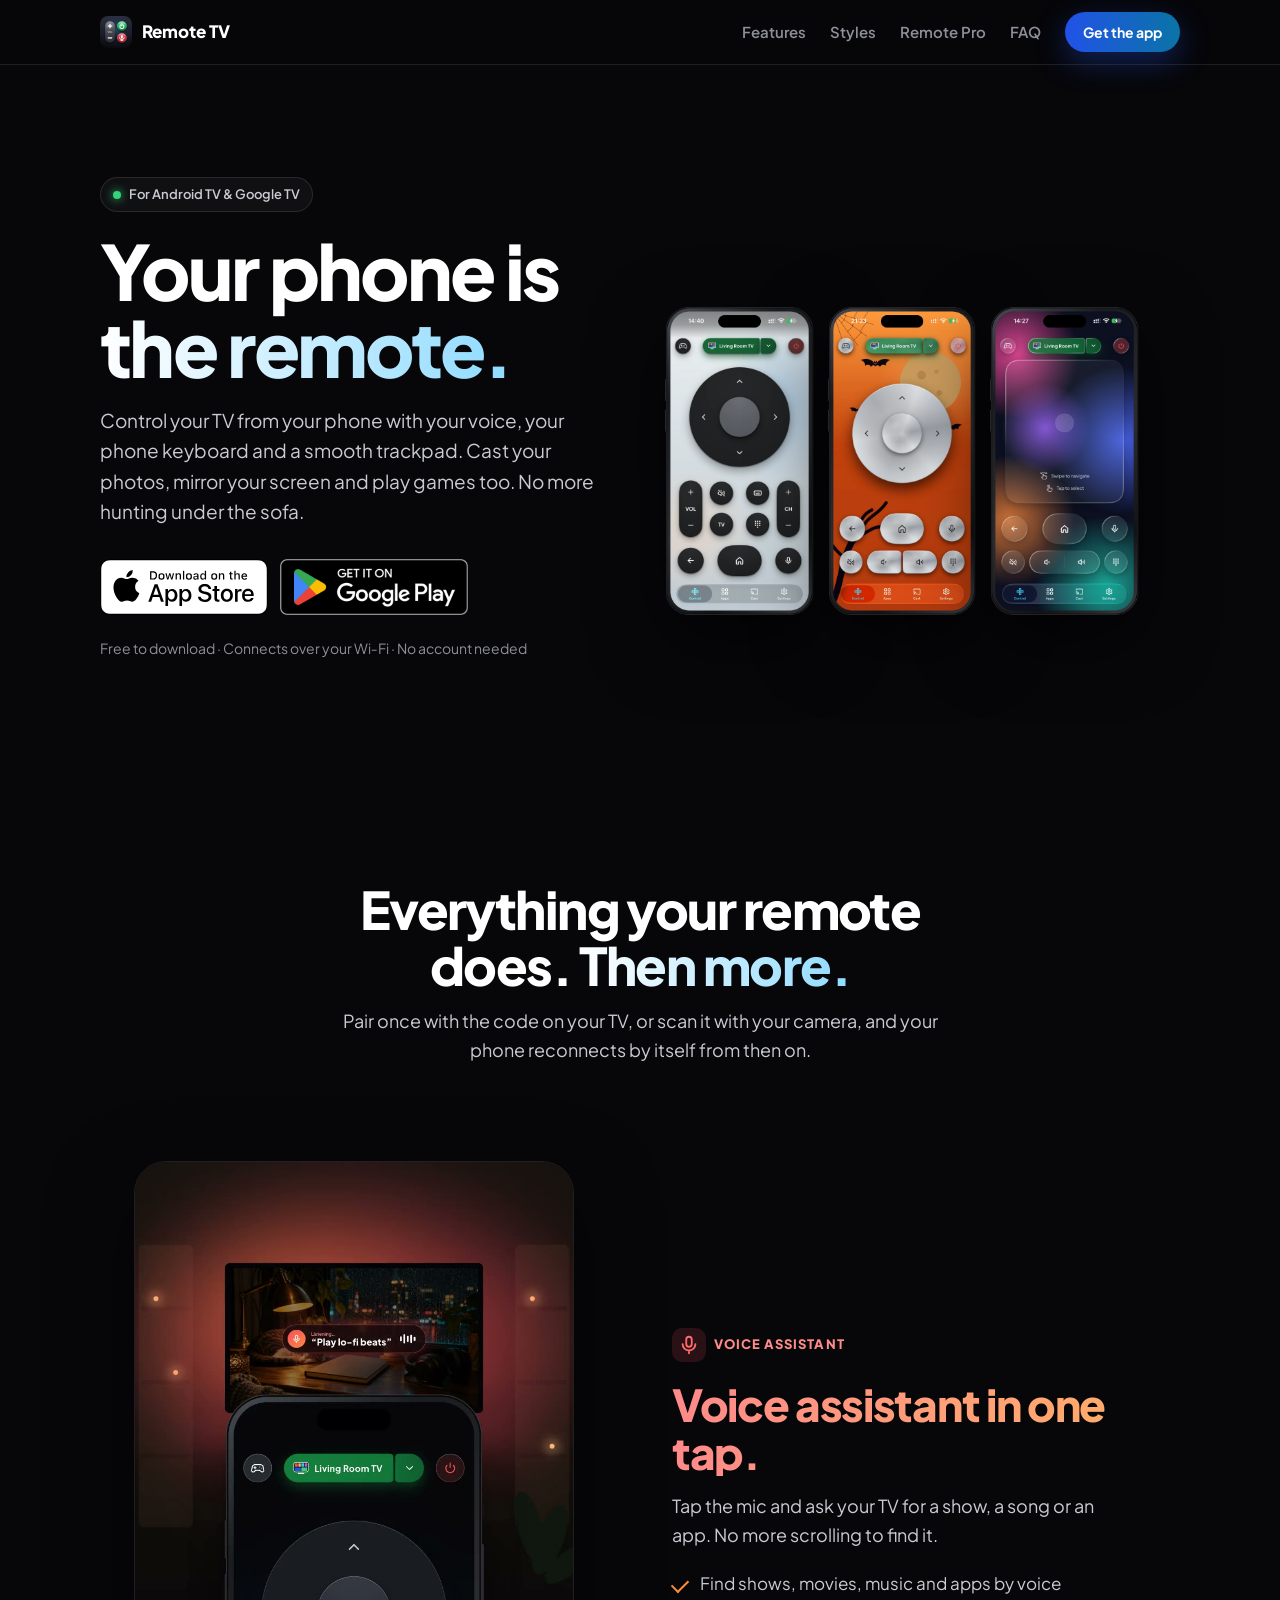
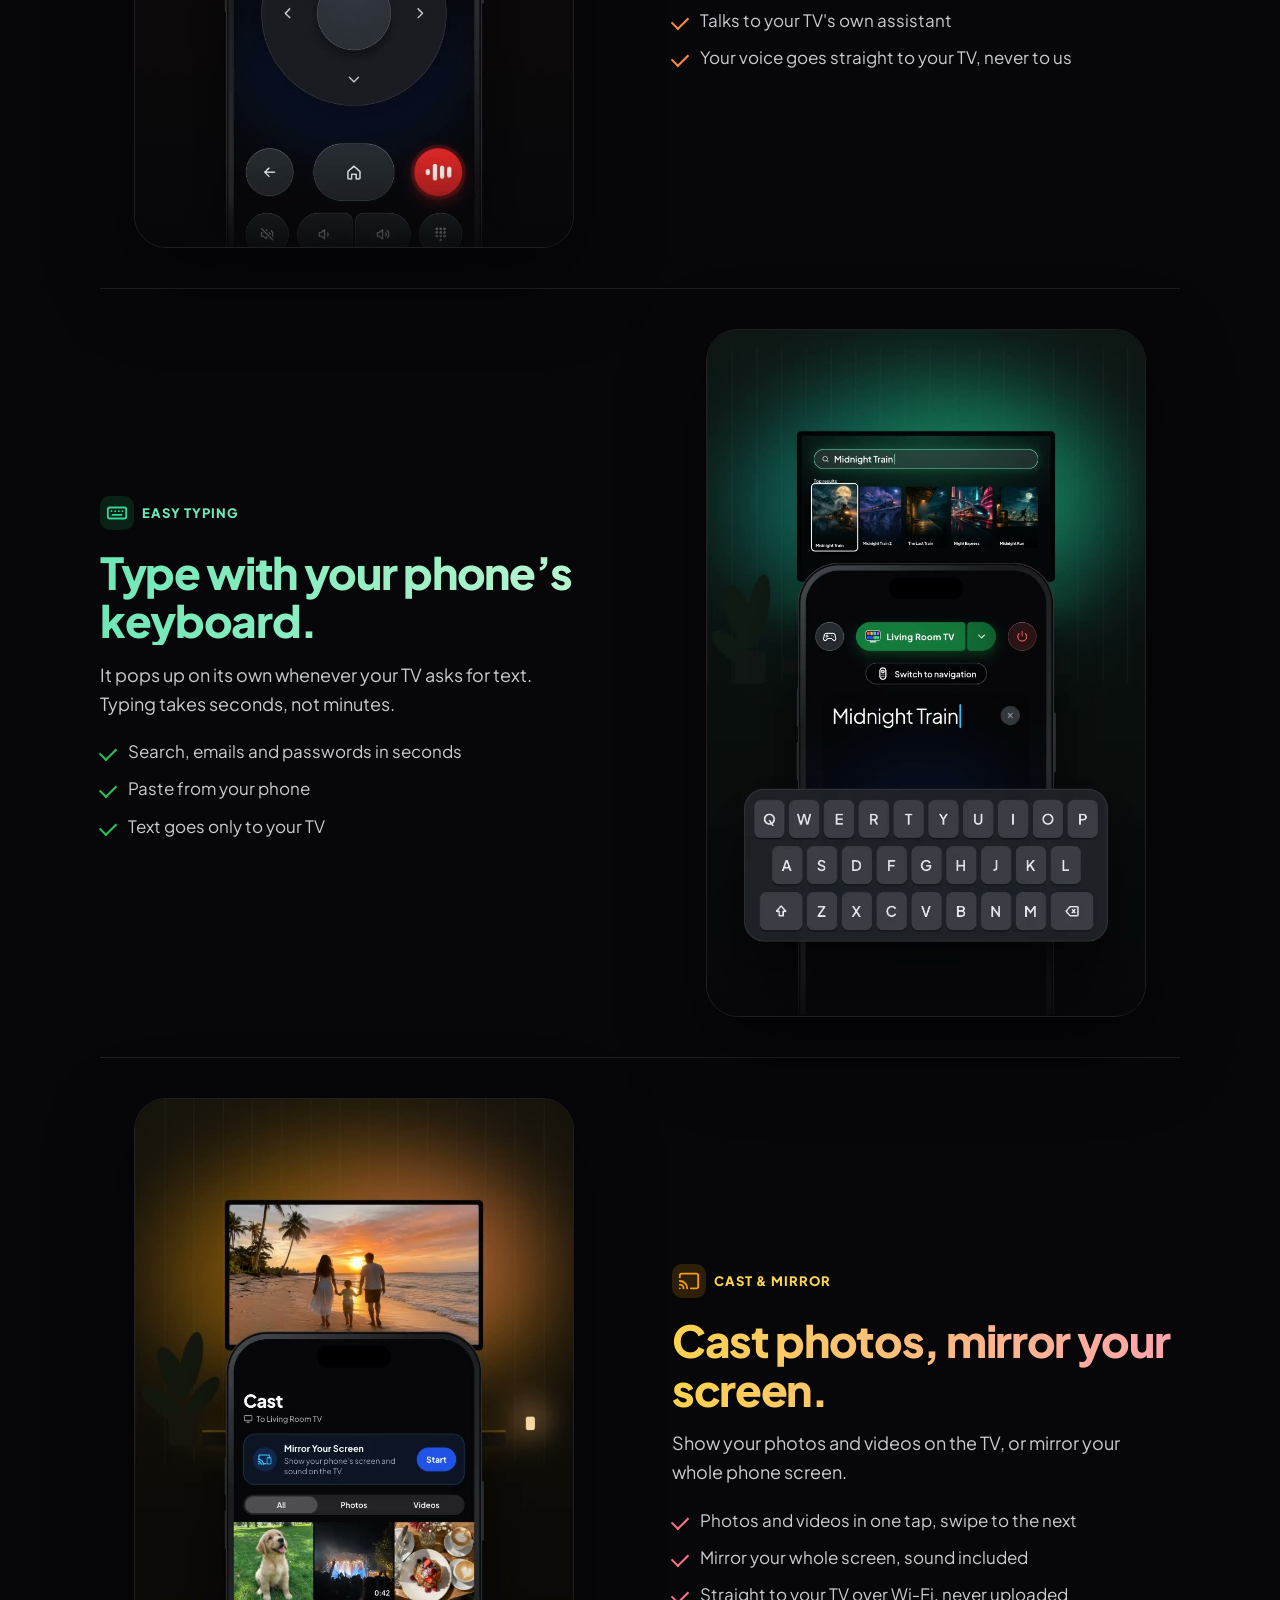
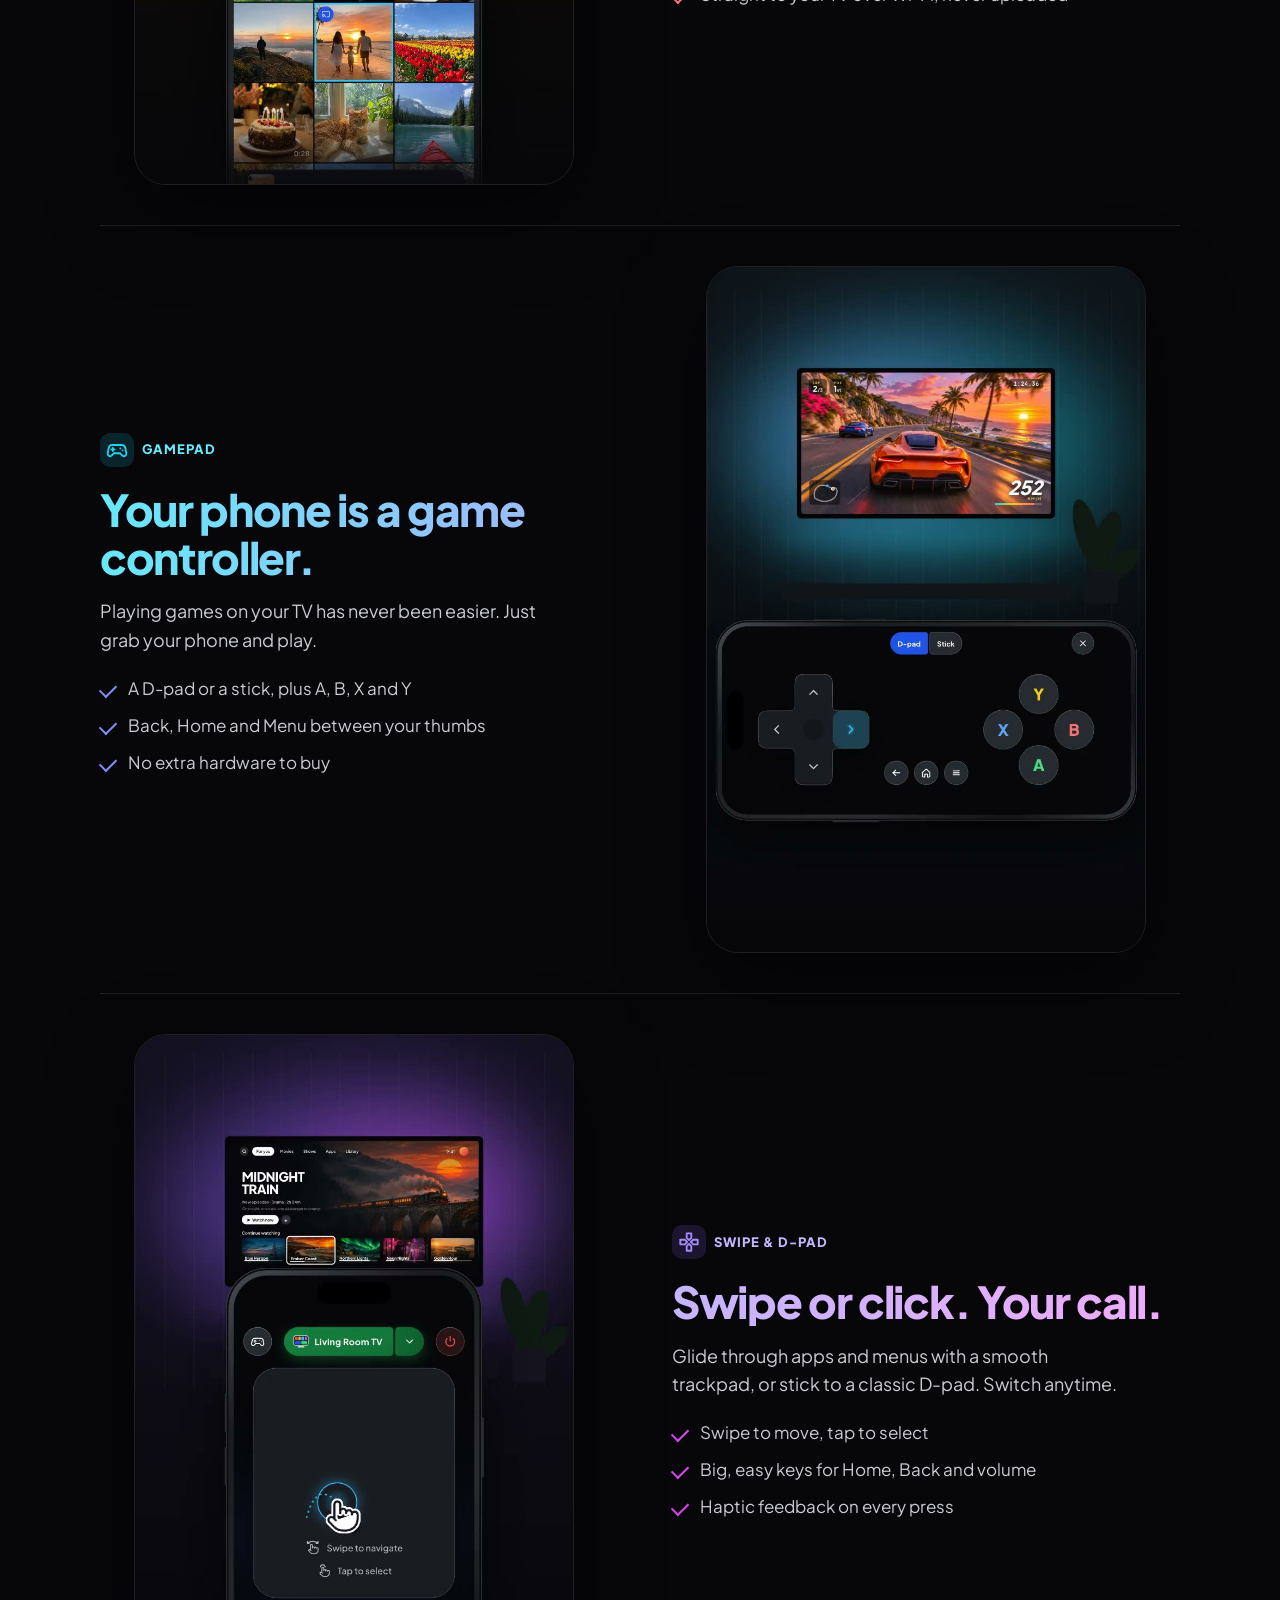
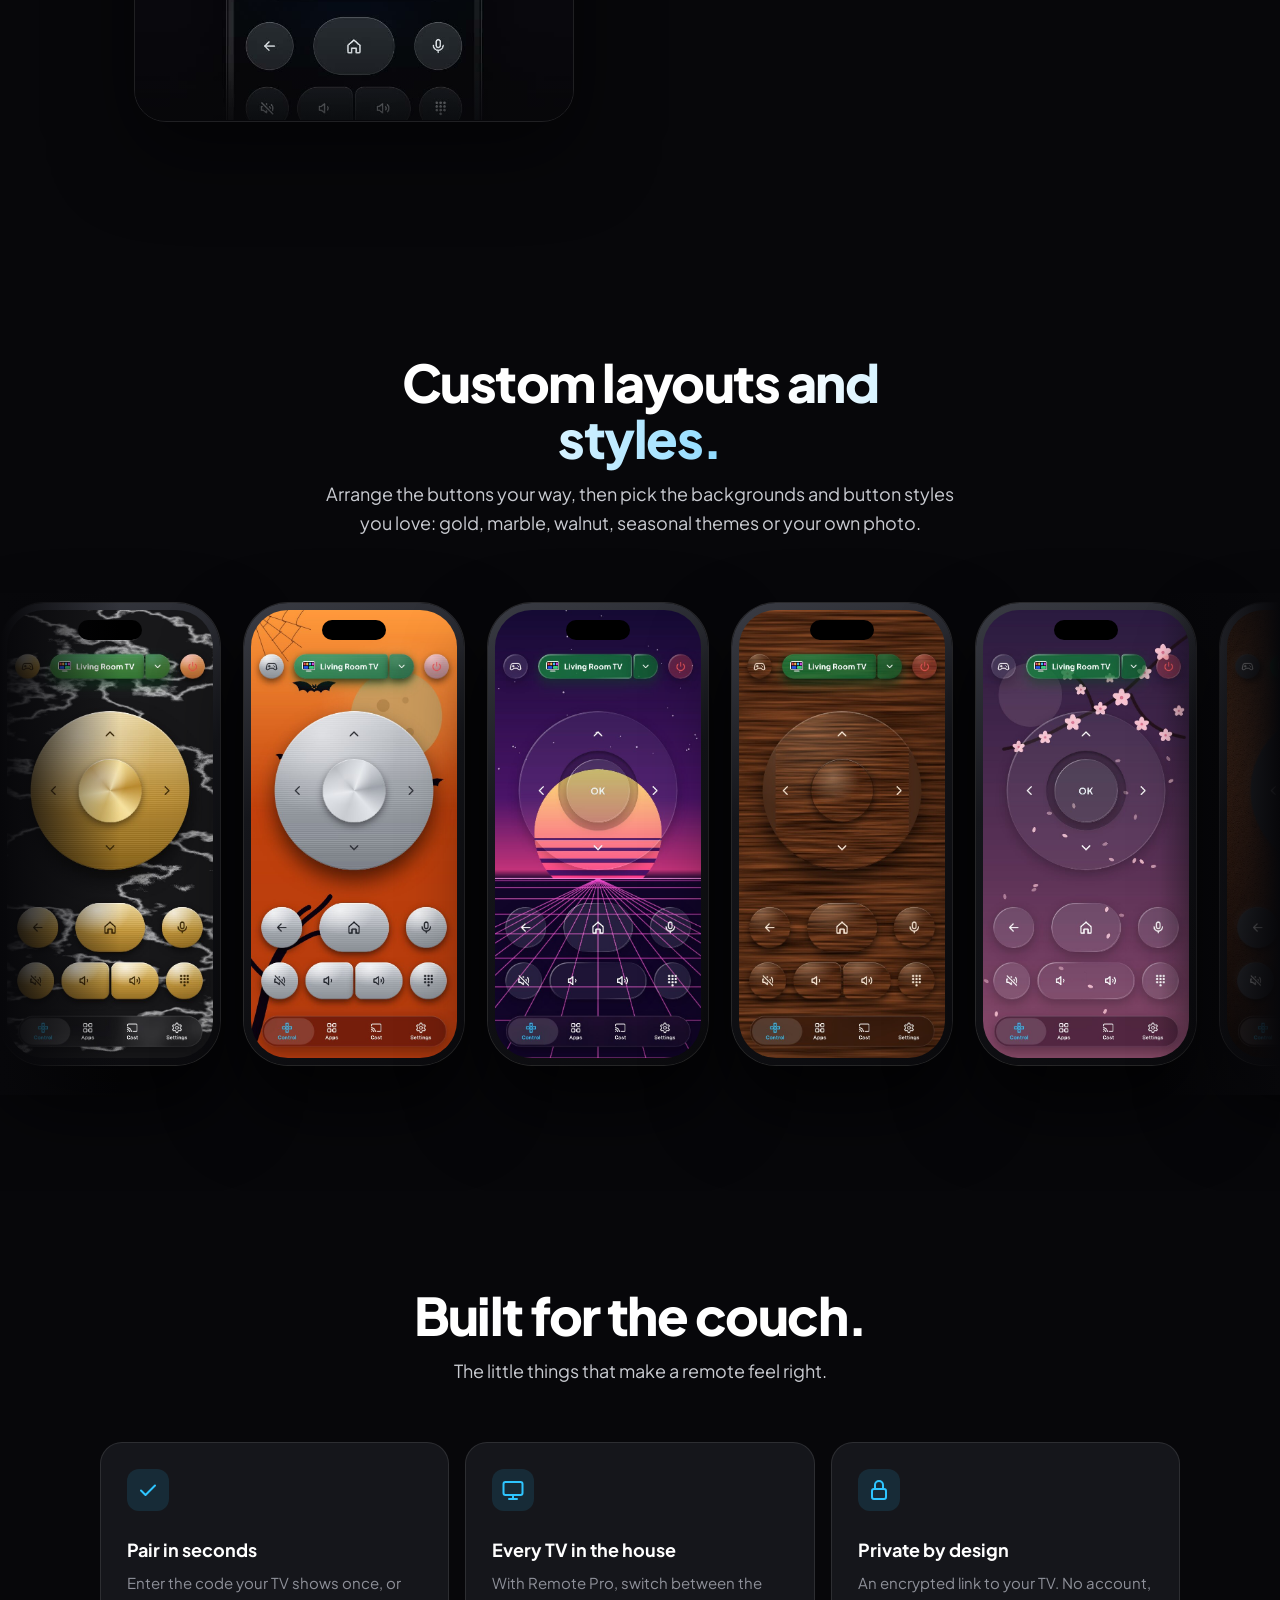
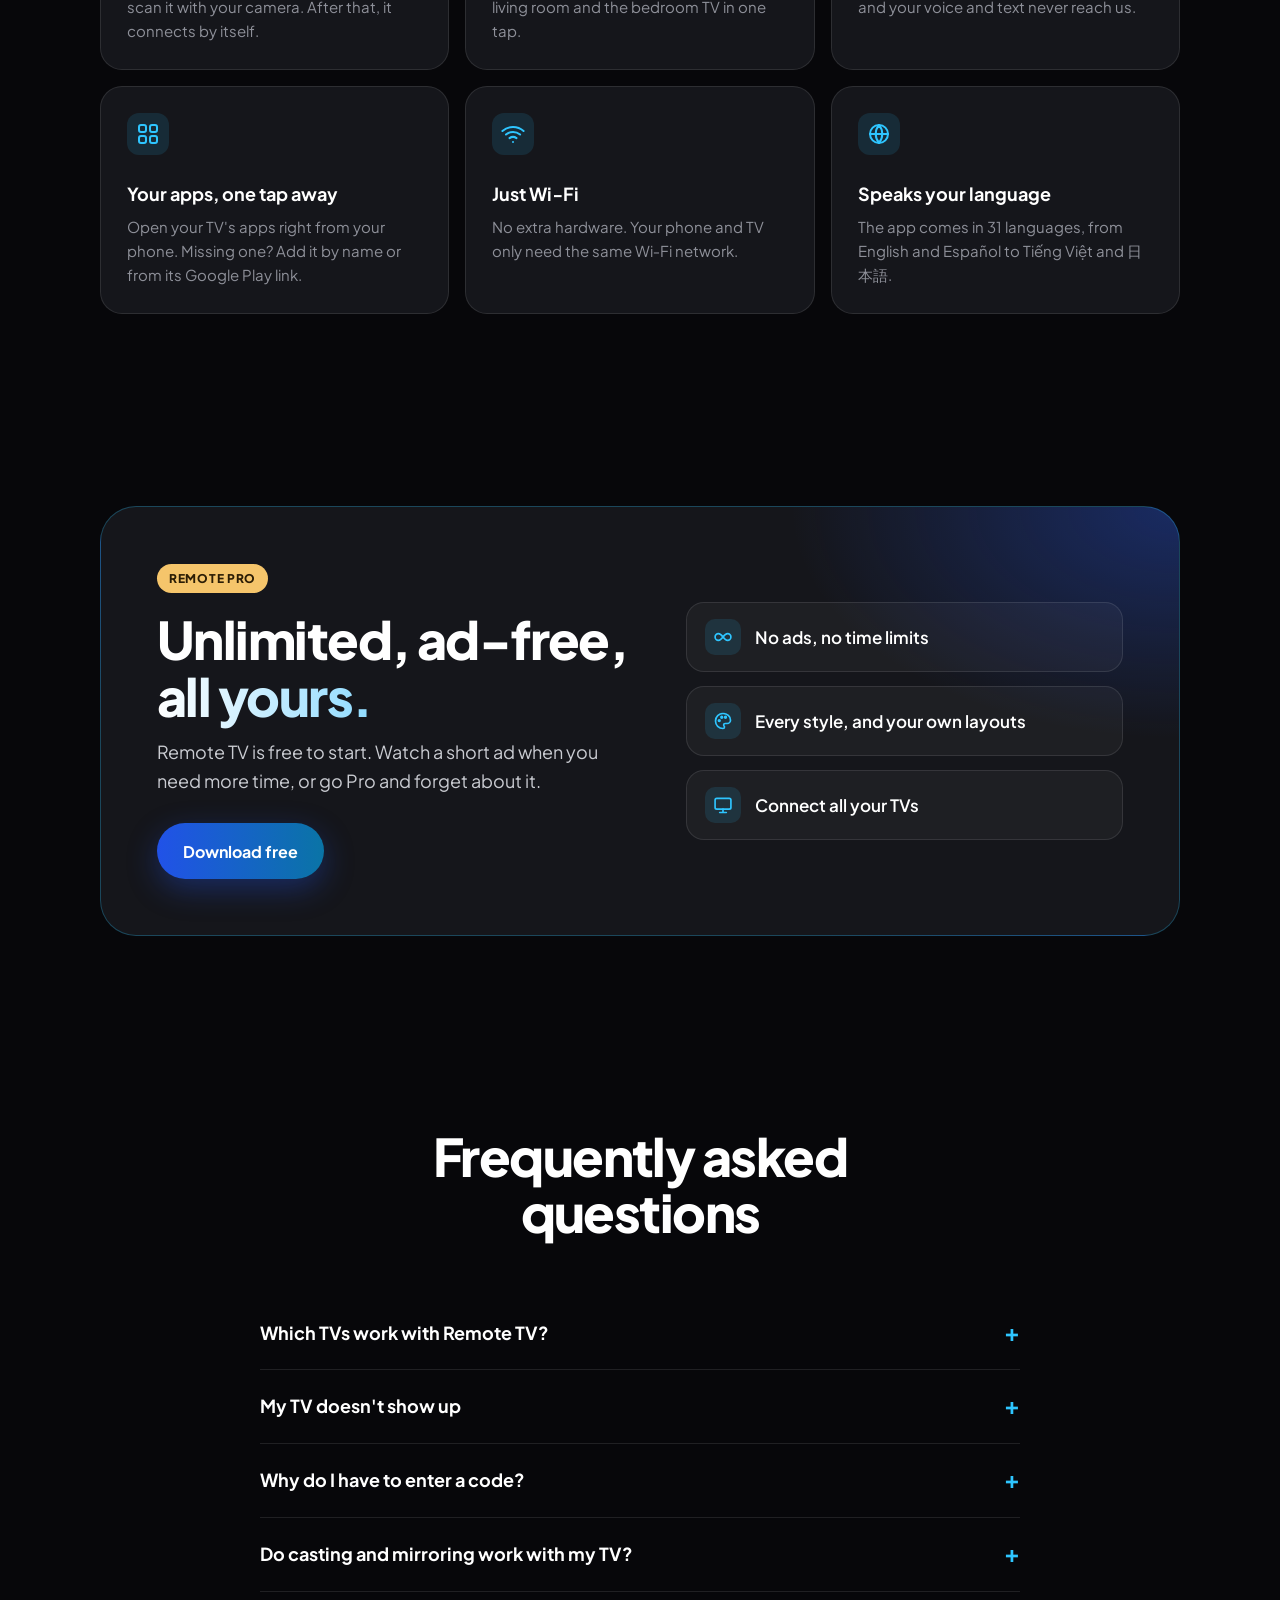
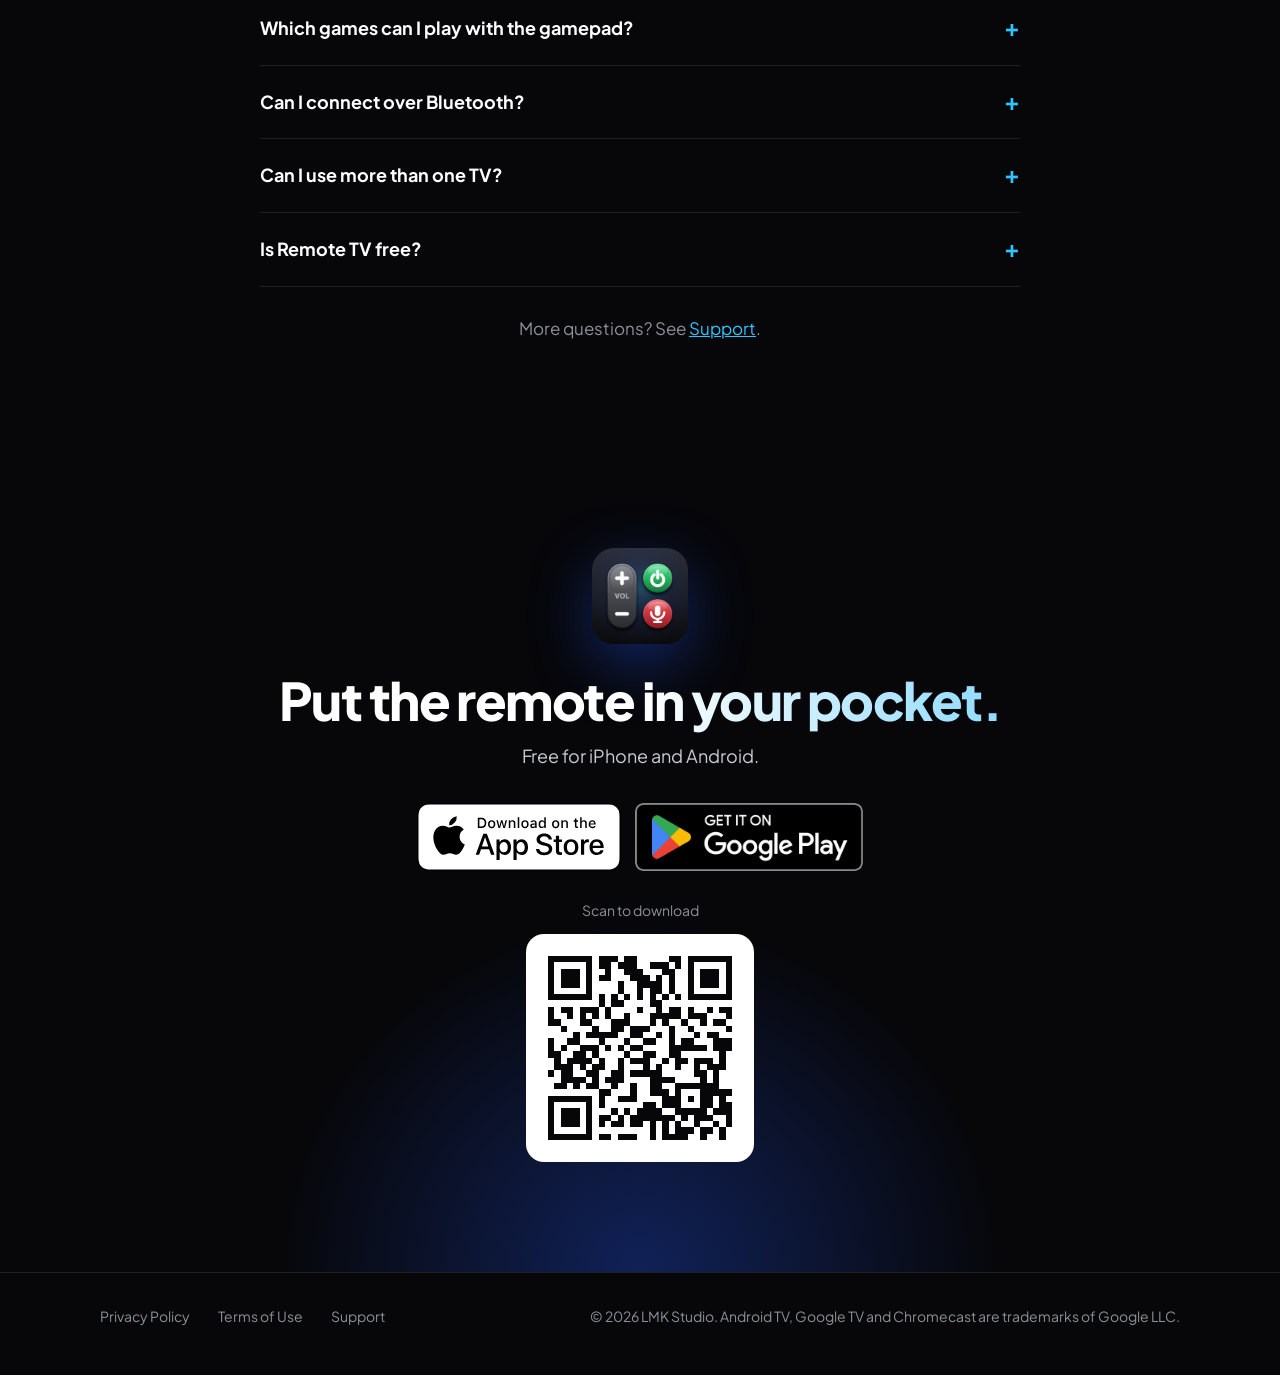
<file: index.html>
<!doctype html>
<html lang="en">
<head>
  <meta charset="utf-8">
  <meta name="viewport" content="width=device-width, initial-scale=1">
  <title>Remote TV: Android TV &amp; Google TV Remote App for iPhone and Android</title>
  <meta name="description" content="Turn your iPhone or Android phone into a remote for Android TV and Google TV: a voice assistant, your phone keyboard, a smooth trackpad, photo casting, screen mirroring, a gamepad, and layouts and styles you make your own.">
  <link rel="canonical" href="https://lmkstudio.github.io/tvremote/">
  <meta property="og:type" content="website">
  <meta property="og:site_name" content="Remote TV">
  <meta property="og:url" content="https://lmkstudio.github.io/tvremote/">
  <meta property="og:title" content="Remote TV: your phone is the remote">
  <meta property="og:description" content="Voice, keyboard, trackpad, casting, mirroring and a gamepad for Android TV and Google TV, right on your phone.">
  <meta property="og:image" content="https://lmkstudio.github.io/tvremote/assets/hero-room-v2.jpg">
  <meta property="og:image:width" content="1664">
  <meta property="og:image:height" content="936">
  <meta property="og:image:alt" content="A cozy living room at night, lit by a TV showing a streaming home screen">
  <meta name="twitter:card" content="summary_large_image">
  <meta name="theme-color" content="#07070A">
  <script type="application/ld+json">
  {
    "@context": "https://schema.org",
    "@type": "MobileApplication",
    "name": "Remote TV",
    "description": "A remote for Android TV and Google TV on your phone: voice, keyboard, trackpad, casting, screen mirroring and a gamepad.",
    "url": "https://lmkstudio.github.io/tvremote/",
    "image": "https://lmkstudio.github.io/tvremote/assets/icon.png",
    "applicationCategory": "UtilitiesApplication",
    "operatingSystem": "iOS, Android",
    "offers": { "@type": "Offer", "price": "0", "priceCurrency": "USD" },
    "sameAs": [
      "https://apps.apple.com/app/id6826484545",
      "https://play.google.com/store/apps/details?id=com.lmk.tvremote"
    ]
  }
  </script>
  <link rel="icon" href="assets/favicon.png">
  <link rel="apple-touch-icon" href="assets/apple-touch-icon.png">
  <link rel="preconnect" href="https://fonts.googleapis.com">
  <link rel="preconnect" href="https://fonts.gstatic.com" crossorigin>
  <link href="https://fonts.googleapis.com/css2?family=Plus+Jakarta+Sans:wght@400;500;600;700;800&display=swap" rel="stylesheet">
  <link rel="stylesheet" href="landing.css">
</head>
<body>
  <nav class="nav">
    <div class="wrap">
      <a class="brand" href="./"><img src="assets/icon.png" alt="" width="256" height="256">Remote TV</a>
      <div class="nav-links">
        <a href="#features">Features</a>
        <a href="#styles">Styles</a>
        <a href="#pro">Remote Pro</a>
        <a href="#faq">FAQ</a>
      </div>
      <a class="btn btn-primary btn-sm" href="#download">Get the app</a>
    </div>
  </nav>

  <header class="hero">
    <picture class="hero-room">
      <!-- Phones hide the room, so they get a 1-pixel image instead of downloading the photo. -->
      <source media="(max-width: 900px)" srcset="[data-uri]">
      <source srcset="assets/hero-room-v2.webp" type="image/webp">
      <img src="assets/hero-room-v2.jpg" alt="A cozy living room at night, lit by a TV showing a streaming home screen" width="1664" height="936" fetchpriority="high">
    </picture>
    <div class="hero-phones" aria-hidden="true">
      <div class="trio">
        <img src="assets/hero-phone-classic.webp" alt="" width="860" height="1800">
        <img src="assets/hero-phone-halloween.webp" alt="" width="860" height="1800">
        <img src="assets/hero-phone-glass.webp" alt="" width="860" height="1800">
      </div>
    </div>
    <div class="wrap">
      <div class="hero-copy">
        <span class="eyebrow"><i></i>For Android TV &amp; Google TV</span>
        <h1>Your phone is <span class="grad">the remote.</span></h1>
        <p class="lead">Control your TV from your phone with your voice, your phone keyboard and a smooth trackpad. Cast your photos, mirror your screen and play games too. No more hunting under the sofa.</p>
        <div class="cta-row">
          <a class="store-badge" href="https://apps.apple.com/app/id6826484545"><img src="assets/app-store-badge.svg" alt="Download on the App Store" width="168" height="56"></a>
          <a class="store-badge" href="https://play.google.com/store/apps/details?id=com.lmk.tvremote"><img src="assets/google-play-badge.png" alt="Get it on Google Play" width="188" height="56"></a>
        </div>
        <p class="trust">Free to download · Connects over your Wi‑Fi · No account needed</p>
      </div>
    </div>
  </header>

  <section id="features">
    <div class="wrap">
      <div class="section-head">
        <h2>Everything your remote does. <span class="grad">Then more.</span></h2>
        <p>Pair once with the code on your TV, or scan it with your camera, and your phone reconnects by itself from then on.</p>
      </div>

      <div class="feature voice">
        <div class="feature-art"><video src="assets/scene-voice.mp4" poster="assets/scene-voice.jpg" autoplay muted loop playsinline preload="metadata" aria-label="Tapping the mic in Remote TV: the TV hears “Play lo-fi beats” and starts playing it"></video></div>
        <div>
          <span class="tag"><svg viewBox="0 0 24 24" fill="none" stroke-width="2" stroke-linecap="round" stroke-linejoin="round"><rect x="9" y="3" width="6" height="11" rx="3"/><path d="M5 11a7 7 0 0 0 14 0M12 18v3"/></svg>Voice Assistant</span>
          <h3>Voice assistant in one tap.</h3>
          <p>Tap the mic and ask your TV for a show, a song or an app. No more scrolling to find it.</p>
          <ul>
            <li>Find shows, movies, music and apps by voice</li>
            <li>Talks to your TV's own assistant</li>
            <li>Your voice goes straight to your TV, never to us</li>
          </ul>
        </div>
      </div>

      <div class="feature typing flip">
        <div class="feature-art"><video src="assets/scene-typing.mp4" poster="assets/scene-typing.jpg" autoplay muted loop playsinline preload="metadata" aria-label="Typing “Midnight Train” on the phone keyboard; the text appears in the TV’s search, and the show starts"></video></div>
        <div>
          <span class="tag"><svg viewBox="0 0 24 24" fill="none" stroke-width="2" stroke-linecap="round" stroke-linejoin="round"><rect x="2" y="6" width="20" height="12" rx="2"/><path d="M6 10h.01M10 10h.01M14 10h.01M18 10h.01M7 14h10"/></svg>Easy Typing</span>
          <h3>Type with your phone’s keyboard.</h3>
          <p>It pops up on its own whenever your TV asks for text. Typing takes seconds, not minutes.</p>
          <ul>
            <li>Search, emails and passwords in seconds</li>
            <li>Paste from your phone</li>
            <li>Text goes only to your TV</li>
          </ul>
        </div>
      </div>

      <div class="feature cast">
        <div class="feature-art"><video src="assets/scene-cast.mp4" poster="assets/scene-cast.jpg" autoplay muted loop playsinline preload="metadata" aria-label="Tapping a beach photo in the Cast tab puts it on the TV, then a lake photo"></video></div>
        <div>
          <span class="tag"><svg viewBox="0 0 24 24" fill="none" stroke-width="2" stroke-linecap="round" stroke-linejoin="round"><path d="M2 8V6a2 2 0 0 1 2-2h16a2 2 0 0 1 2 2v12a2 2 0 0 1-2 2h-6"/><path d="M2 12a8 8 0 0 1 8 8M2 16a4 4 0 0 1 4 4M2 20h.01"/></svg>Cast &amp; Mirror</span>
          <h3>Cast photos, mirror your screen.</h3>
          <p>Show your photos and videos on the TV, or mirror your whole phone screen.</p>
          <ul>
            <li>Photos and videos in one tap, swipe to the next</li>
            <li>Mirror your whole screen, sound included</li>
            <li>Straight to your TV over Wi‑Fi, never uploaded</li>
          </ul>
        </div>
      </div>

      <div class="feature gamepad flip">
        <div class="feature-art"><video src="assets/scene-gamepad.mp4" poster="assets/scene-gamepad.jpg" autoplay muted loop playsinline preload="metadata" aria-label="The phone on its side as a gamepad, steering a race on the TV"></video></div>
        <div>
          <span class="tag"><svg viewBox="0 0 24 24" fill="none" stroke-width="2" stroke-linecap="round" stroke-linejoin="round"><path d="M7 6.5h10a4.2 4.2 0 0 1 4.1 3.4l1.1 5.6a2.7 2.7 0 0 1-4.6 2.4L15.3 15.5H8.7L6.4 17.9a2.7 2.7 0 0 1-4.6-2.4l1.1-5.6A4.2 4.2 0 0 1 7 6.5z"/><path d="M7.5 9.6v3.6M5.7 11.4h3.6M15.6 10.3h.01M18 12.4h.01"/></svg>Gamepad</span>
          <h3>Your phone is a game controller.</h3>
          <p>Playing games on your TV has never been easier. Just grab your phone and play.</p>
          <ul>
            <li>A D-pad or a stick, plus A, B, X and Y</li>
            <li>Back, Home and Menu between your thumbs</li>
            <li>No extra hardware to buy</li>
          </ul>
        </div>
      </div>

      <div class="feature trackpad">
        <div class="feature-art"><video src="assets/scene-swipe.mp4" poster="assets/scene-swipe.jpg" autoplay muted loop playsinline preload="metadata" aria-label="Swiping on the trackpad moves the TV’s focus along a row, and a tap selects"></video></div>
        <div>
          <span class="tag"><svg viewBox="0 0 24 24" fill="none" stroke-width="2" stroke-linecap="round" stroke-linejoin="round"><path d="M9.5 2.5h5v5l-2.5 2.5-2.5-2.5zM9.5 21.5h5v-5L12 14l-2.5 2.5zM2.5 9.5v5h5L10 12 7.5 9.5zM21.5 9.5v5h-5L14 12l2.5-2.5z"/></svg>Swipe &amp; D-pad</span>
          <h3>Swipe or click. Your call.</h3>
          <p>Glide through apps and menus with a smooth trackpad, or stick to a classic D-pad. Switch anytime.</p>
          <ul>
            <li>Swipe to move, tap to select</li>
            <li>Big, easy keys for Home, Back and volume</li>
            <li>Haptic feedback on every press</li>
          </ul>
        </div>
      </div>
    </div>
  </section>

  <section id="styles" class="styles">
    <div class="wrap">
      <div class="section-head">
        <h2>Custom layouts <span class="grad">and styles.</span></h2>
        <p>Arrange the buttons your way, then pick the backgrounds and button styles you love: gold, marble, walnut, seasonal themes or your own photo.</p>
      </div>
    </div>
    <div class="styles-fade">
      <div class="marquee" aria-hidden="true">
        <div class="phone"><img src="assets/marble-gold.jpg" alt="" loading="lazy"></div>
        <div class="phone"><img src="assets/halloween-silver.jpg" alt="" loading="lazy"></div>
        <div class="phone"><img src="assets/synth-glass.jpg" alt="" loading="lazy"></div>
        <div class="phone"><img src="assets/walnut-wood.jpg" alt="" loading="lazy"></div>
        <div class="phone"><img src="assets/sakura-glass.jpg" alt="" loading="lazy"></div>
        <div class="phone"><img src="assets/leather-soft.jpg" alt="" loading="lazy"></div>
        <div class="phone"><img src="assets/xmas-silver.jpg" alt="" loading="lazy"></div>
        <div class="phone"><img src="assets/starry-gloss.jpg" alt="" loading="lazy"></div>
        <div class="phone"><img src="assets/rosegold-gold.jpg" alt="" loading="lazy"></div>
        <div class="phone"><img src="assets/titanium-silver.jpg" alt="" loading="lazy"></div>
        <div class="phone"><img src="assets/tet-gold.jpg" alt="" loading="lazy"></div>
        <div class="phone"><img src="assets/prism-glass.jpg" alt="" loading="lazy"></div>
        <div class="phone"><img src="assets/marble-gold.jpg" alt="" loading="lazy"></div>
        <div class="phone"><img src="assets/halloween-silver.jpg" alt="" loading="lazy"></div>
        <div class="phone"><img src="assets/synth-glass.jpg" alt="" loading="lazy"></div>
        <div class="phone"><img src="assets/walnut-wood.jpg" alt="" loading="lazy"></div>
        <div class="phone"><img src="assets/sakura-glass.jpg" alt="" loading="lazy"></div>
        <div class="phone"><img src="assets/leather-soft.jpg" alt="" loading="lazy"></div>
        <div class="phone"><img src="assets/xmas-silver.jpg" alt="" loading="lazy"></div>
        <div class="phone"><img src="assets/starry-gloss.jpg" alt="" loading="lazy"></div>
        <div class="phone"><img src="assets/rosegold-gold.jpg" alt="" loading="lazy"></div>
        <div class="phone"><img src="assets/titanium-silver.jpg" alt="" loading="lazy"></div>
        <div class="phone"><img src="assets/tet-gold.jpg" alt="" loading="lazy"></div>
        <div class="phone"><img src="assets/prism-glass.jpg" alt="" loading="lazy"></div>
      </div>
    </div>
  </section>

  <section>
    <div class="wrap">
      <div class="section-head">
        <h2>Built for the couch.</h2>
        <p>The little things that make a remote feel right.</p>
      </div>
      <div class="grid">
        <div class="card">
          <svg viewBox="0 0 24 24" fill="none" stroke-width="2" stroke-linecap="round" stroke-linejoin="round"><path d="M5 12.5l4.5 4.5L19 7.5"/></svg>
          <h4>Pair in seconds</h4>
          <p>Enter the code your TV shows once, or scan it with your camera. After that, it connects by itself.</p>
        </div>
        <div class="card">
          <svg viewBox="0 0 24 24" fill="none" stroke-width="2" stroke-linecap="round" stroke-linejoin="round"><rect x="2.5" y="4" width="19" height="13" rx="2"/><path d="M12 17v4M8 21h8"/></svg>
          <h4>Every TV in the house</h4>
          <p>With Remote Pro, switch between the living room and the bedroom TV in one tap.</p>
        </div>
        <div class="card">
          <svg viewBox="0 0 24 24" fill="none" stroke-width="2" stroke-linecap="round" stroke-linejoin="round"><rect x="5" y="11" width="14" height="10" rx="2"/><path d="M8 11V7a4 4 0 0 1 8 0v4"/></svg>
          <h4>Private by design</h4>
          <p>An encrypted link to your TV. No account, and your voice and text never reach us.</p>
        </div>
        <div class="card">
          <svg viewBox="0 0 24 24" fill="none" stroke-width="2" stroke-linecap="round" stroke-linejoin="round"><rect x="3" y="3" width="7" height="7" rx="2"/><rect x="14" y="3" width="7" height="7" rx="2"/><rect x="3" y="14" width="7" height="7" rx="2"/><rect x="14" y="14" width="7" height="7" rx="2"/></svg>
          <h4>Your apps, one tap away</h4>
          <p>Open your TV's apps right from your phone. Missing one? Add it by name or from its Google Play link.</p>
        </div>
        <div class="card">
          <svg viewBox="0 0 24 24" fill="none" stroke-width="2" stroke-linecap="round" stroke-linejoin="round"><path d="M5 12.55a11 11 0 0 1 14.08 0M1.42 9a16 16 0 0 1 21.16 0M8.53 16.11a6 6 0 0 1 6.95 0M12 20h.01"/></svg>
          <h4>Just Wi‑Fi</h4>
          <p>No extra hardware. Your phone and TV only need the same Wi‑Fi network.</p>
        </div>
        <div class="card">
          <svg viewBox="0 0 24 24" fill="none" stroke-width="2" stroke-linecap="round" stroke-linejoin="round"><circle cx="12" cy="12" r="9"/><path d="M3 12h18M12 3a14 14 0 0 1 0 18M12 3a14 14 0 0 0 0 18"/></svg>
          <h4>Speaks your language</h4>
          <p>The app comes in 31 languages, from English and Español to Tiếng Việt and 日本語.</p>
        </div>
      </div>
    </div>
  </section>

  <section id="pro">
    <div class="wrap">
      <div class="pro-card">
        <div>
          <span class="pro-badge">REMOTE PRO</span>
          <h2>Unlimited, ad-free, <span class="grad">all yours.</span></h2>
          <p>Remote TV is free to start. Watch a short ad when you need more time, or go Pro and forget about it.</p>
          <a class="btn btn-primary" href="#download">Download free</a>
        </div>
        <ul class="pro-list">
          <li><svg viewBox="0 0 24 24" fill="none" stroke-width="2" stroke-linecap="round" stroke-linejoin="round"><path d="M12 12c-2-2.7-3.6-4-5.5-4a4 4 0 0 0 0 8c1.9 0 3.5-1.3 5.5-4zm0 0c2 2.7 3.6 4 5.5 4a4 4 0 0 0 0-8c-1.9 0-3.5 1.3-5.5 4z"/></svg>No ads, no time limits</li>
          <li><svg viewBox="0 0 24 24" fill="none" stroke-width="2" stroke-linecap="round" stroke-linejoin="round"><path d="M12 3a9 9 0 0 0 0 18c1.2 0 1.8-.8 1.8-1.7 0-.5-.2-.9-.5-1.2-.3-.4-.5-.8-.5-1.3 0-1 .8-1.8 1.8-1.8H17a4 4 0 0 0 4-4c0-4.4-4-8-9-8z"/><circle cx="7.5" cy="11.5" r="1"/><circle cx="10.5" cy="7.5" r="1"/><circle cx="15" cy="7.5" r="1"/></svg>Every style, and your own layouts</li>
          <li><svg viewBox="0 0 24 24" fill="none" stroke-width="2" stroke-linecap="round" stroke-linejoin="round"><rect x="2.5" y="4" width="19" height="13" rx="2"/><path d="M12 17v4M8 21h8"/></svg>Connect all your TVs</li>
        </ul>
      </div>
    </div>
  </section>

  <section id="faq">
    <div class="wrap">
      <div class="section-head"><h2>Frequently asked questions</h2></div>
      <div class="faq">
        <details>
          <summary>Which TVs work with Remote TV?</summary>
          <p>TVs and streaming devices that run Android TV or Google TV, such as Sony and Philips TVs, Chromecast with Google TV and NVIDIA Shield. Samsung, LG, Roku and Fire TV use their own systems and don't work with Remote TV.</p>
        </details>
        <details>
          <summary>My TV doesn't show up</summary>
          <p>Make sure your TV is on and that your phone and TV are connected to the same Wi‑Fi network. You can also connect with the TV's IP address: tap “Enter IP address” under the list of TVs.</p>
        </details>
        <details>
          <summary>Why do I have to enter a code?</summary>
          <p>The first time you connect, your TV shows a code to make sure it's your phone. After that, the TV remembers your phone and connects without a code.</p>
        </details>
        <details>
          <summary>Do casting and mirroring work with my TV?</summary>
          <p>They need Chromecast built-in, which Google TV and most Android TVs have. Mirroring shows your screen a few seconds behind your phone, so it suits photos and videos better than games, and protected videos from streaming apps show as black.</p>
        </details>
        <details>
          <summary>Which games can I play with the gamepad?</summary>
          <p>Games on your TV that work with a controller's D-pad and buttons. Turn your phone sideways and choose a D-pad or a stick, with A, B, X and Y, Back, Home and Menu.</p>
        </details>
        <details>
          <summary>Can I connect over Bluetooth?</summary>
          <p>On Android, yes: Remote TV can also reach your TV over Bluetooth. iPhone can't connect to a TV's remote service over Bluetooth, so on iPhone it works over Wi‑Fi only.</p>
        </details>
        <details>
          <summary>Can I use more than one TV?</summary>
          <p>The free version works with one TV at a time. To switch to another TV, remove the paired one from the list of TVs. Remote Pro pairs all your TVs.</p>
        </details>
        <details>
          <summary>Is Remote TV free?</summary>
          <p>Yes, it's free to download and use. You get some free time the first time you connect a TV; when it runs out, watch a short ad for more, or get Remote Pro for unlimited use with no ads, every remote style, your own layouts and all your TVs.</p>
        </details>
      </div>
      <p class="faq-more">More questions? See <a href="support.html#faq">Support</a>.</p>
    </div>
  </section>

  <section class="final" id="download">
    <div class="wrap">
      <img class="app-icon" src="assets/icon.png" alt="Remote TV app icon">
      <h2>Put the remote <span class="grad">in your pocket.</span></h2>
      <p>Free for iPhone and Android.</p>
      <div class="badges">
        <a class="store-badge" href="https://apps.apple.com/app/id6826484545"><img src="assets/app-store-badge.svg" alt="Download on the App Store" width="168" height="56"></a>
        <a class="store-badge" href="https://play.google.com/store/apps/details?id=com.lmk.tvremote"><img src="assets/google-play-badge.png" alt="Get it on Google Play" width="188" height="56"></a>
      </div>
      <figure class="qr">
        <figcaption>Scan to download</figcaption>
        <img src="assets/qr-download.svg" alt="QR code to download Remote TV" width="228" height="228">
      </figure>
    </div>
  </section>

  <footer class="footer">
    <div class="wrap">
      <a href="privacy.html">Privacy Policy</a>
      <a href="terms.html">Terms of Use</a>
      <a href="support.html">Support</a>
      <span class="copy">&copy; 2026 LMK Studio. Android TV, Google TV and Chromecast are trademarks of Google LLC.</span>
    </div>
  </footer>
  <script>
    // Reduced motion: the feature videos stay on their poster frame.
    if (matchMedia('(prefers-reduced-motion: reduce)').matches) {
      document.querySelectorAll('.feature-art video').forEach(function (video) {
        video.removeAttribute('autoplay');
        video.pause();
      });
    }
  </script>
</body>
</html>
</file>
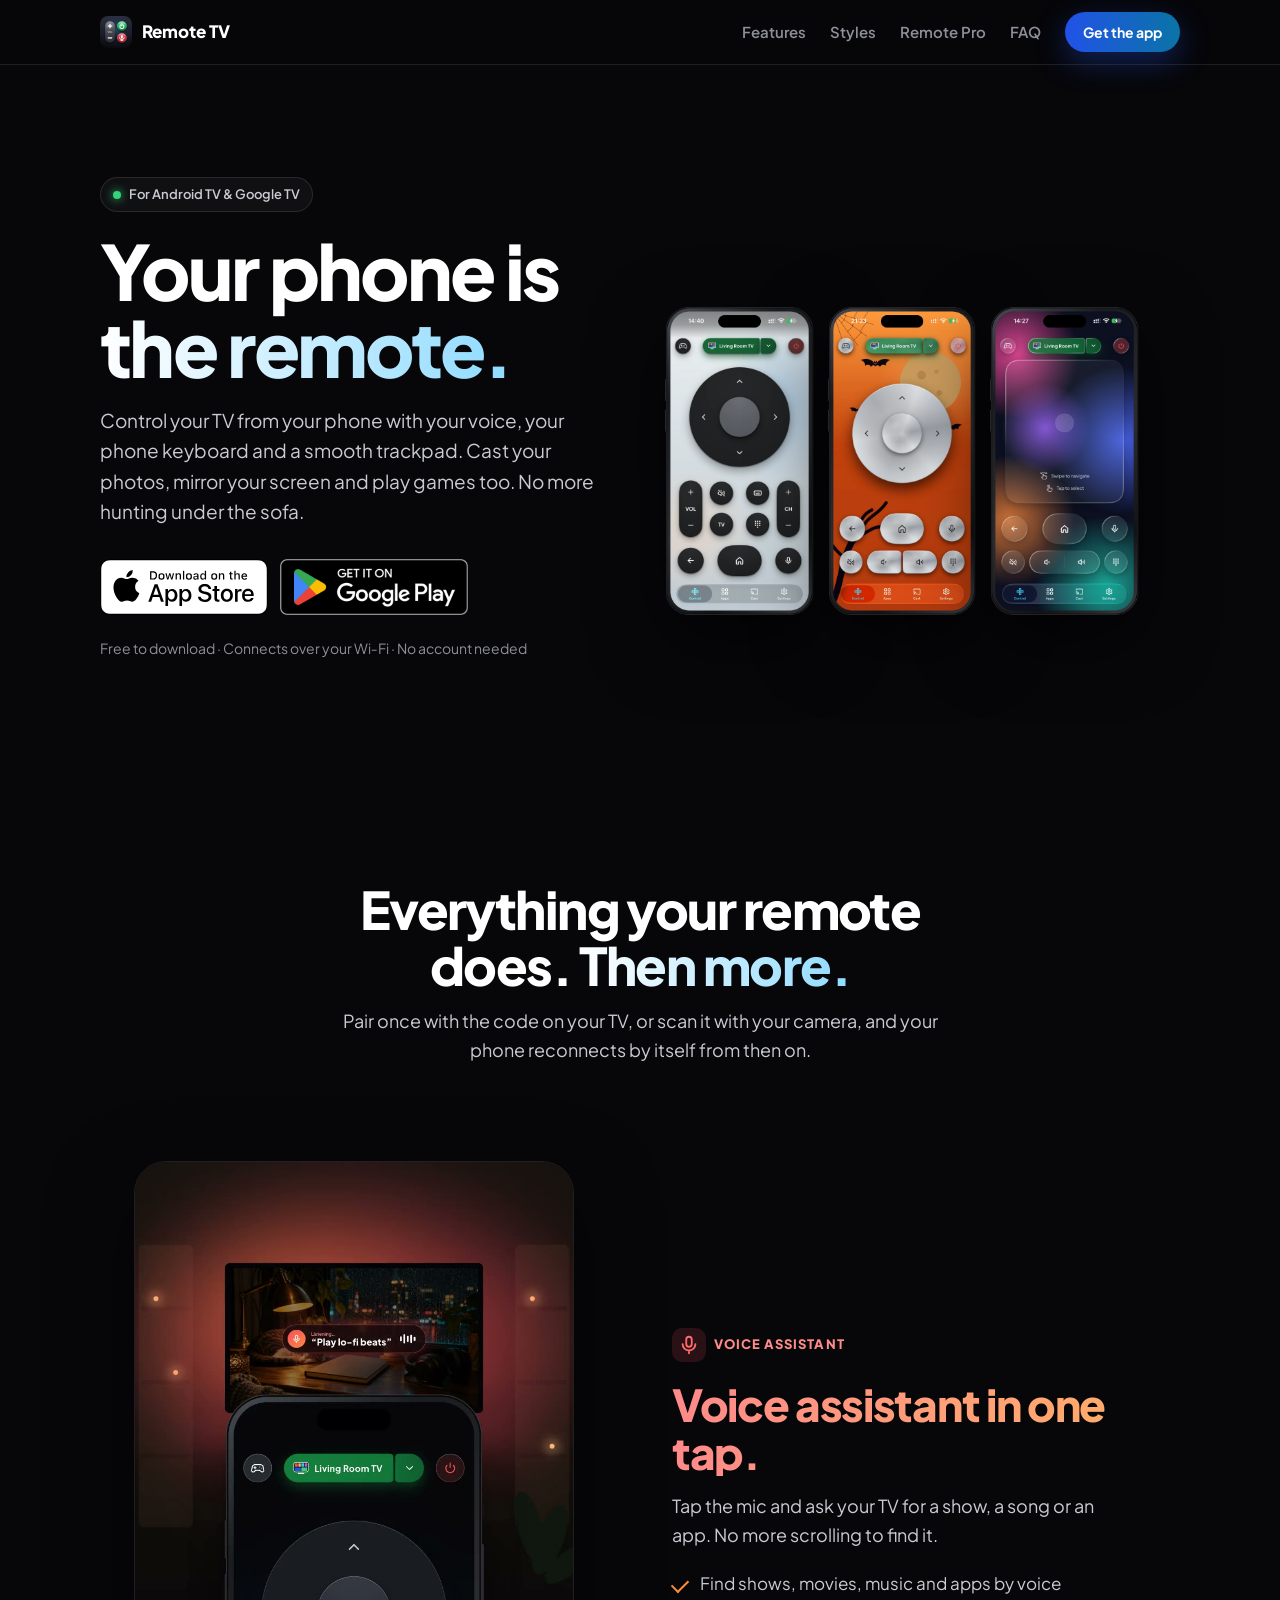
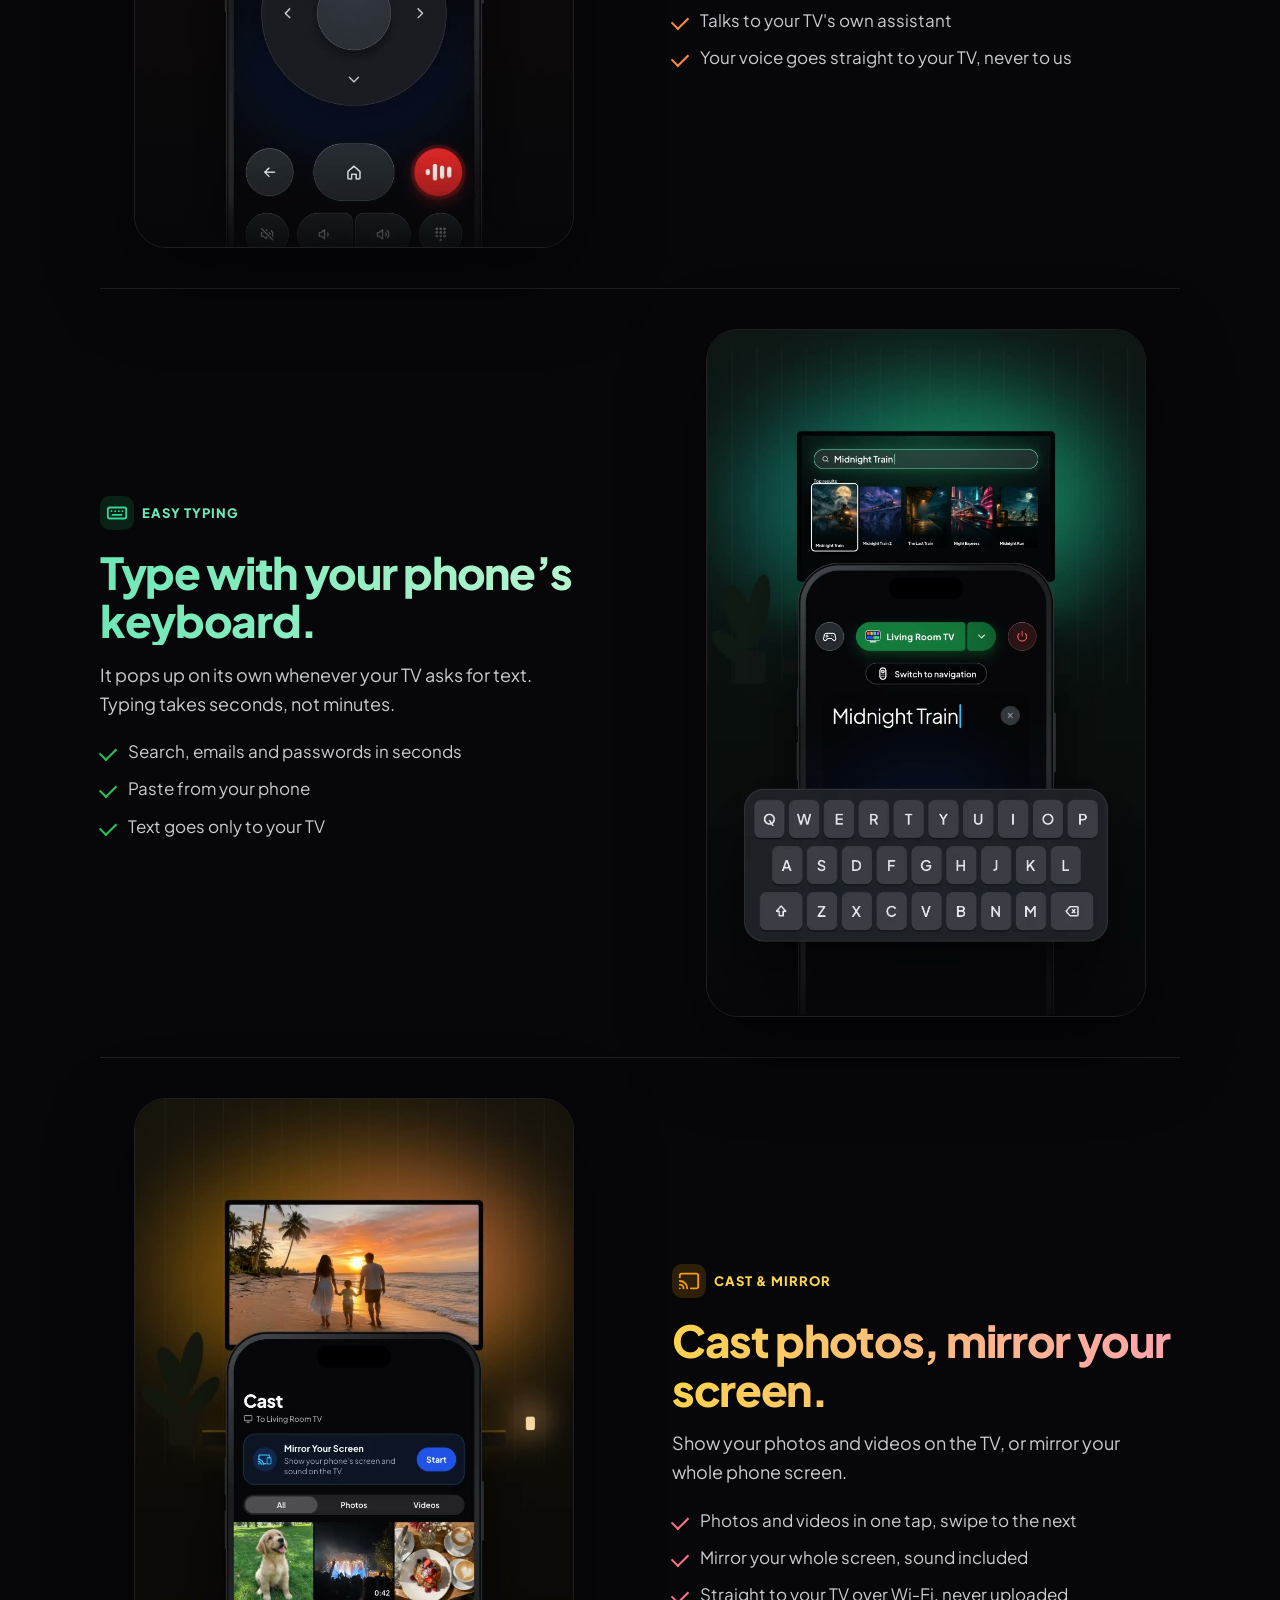
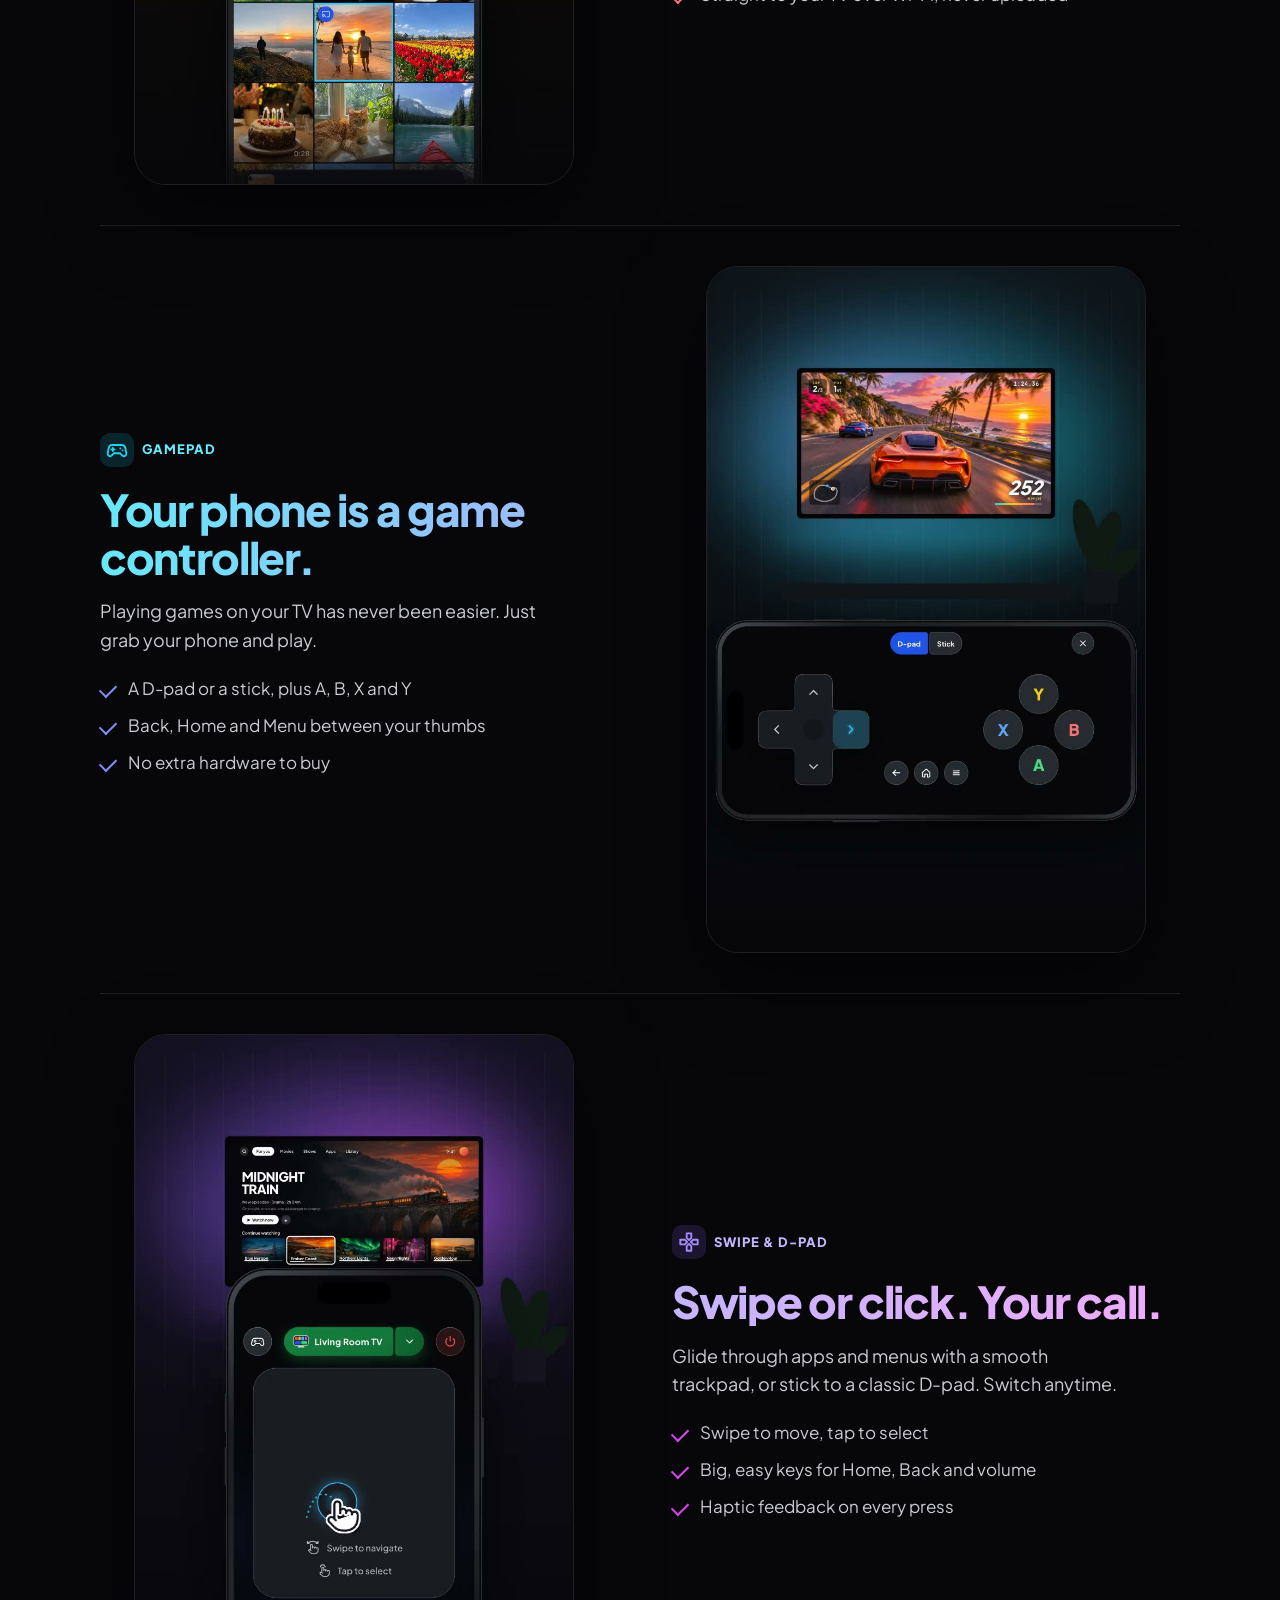
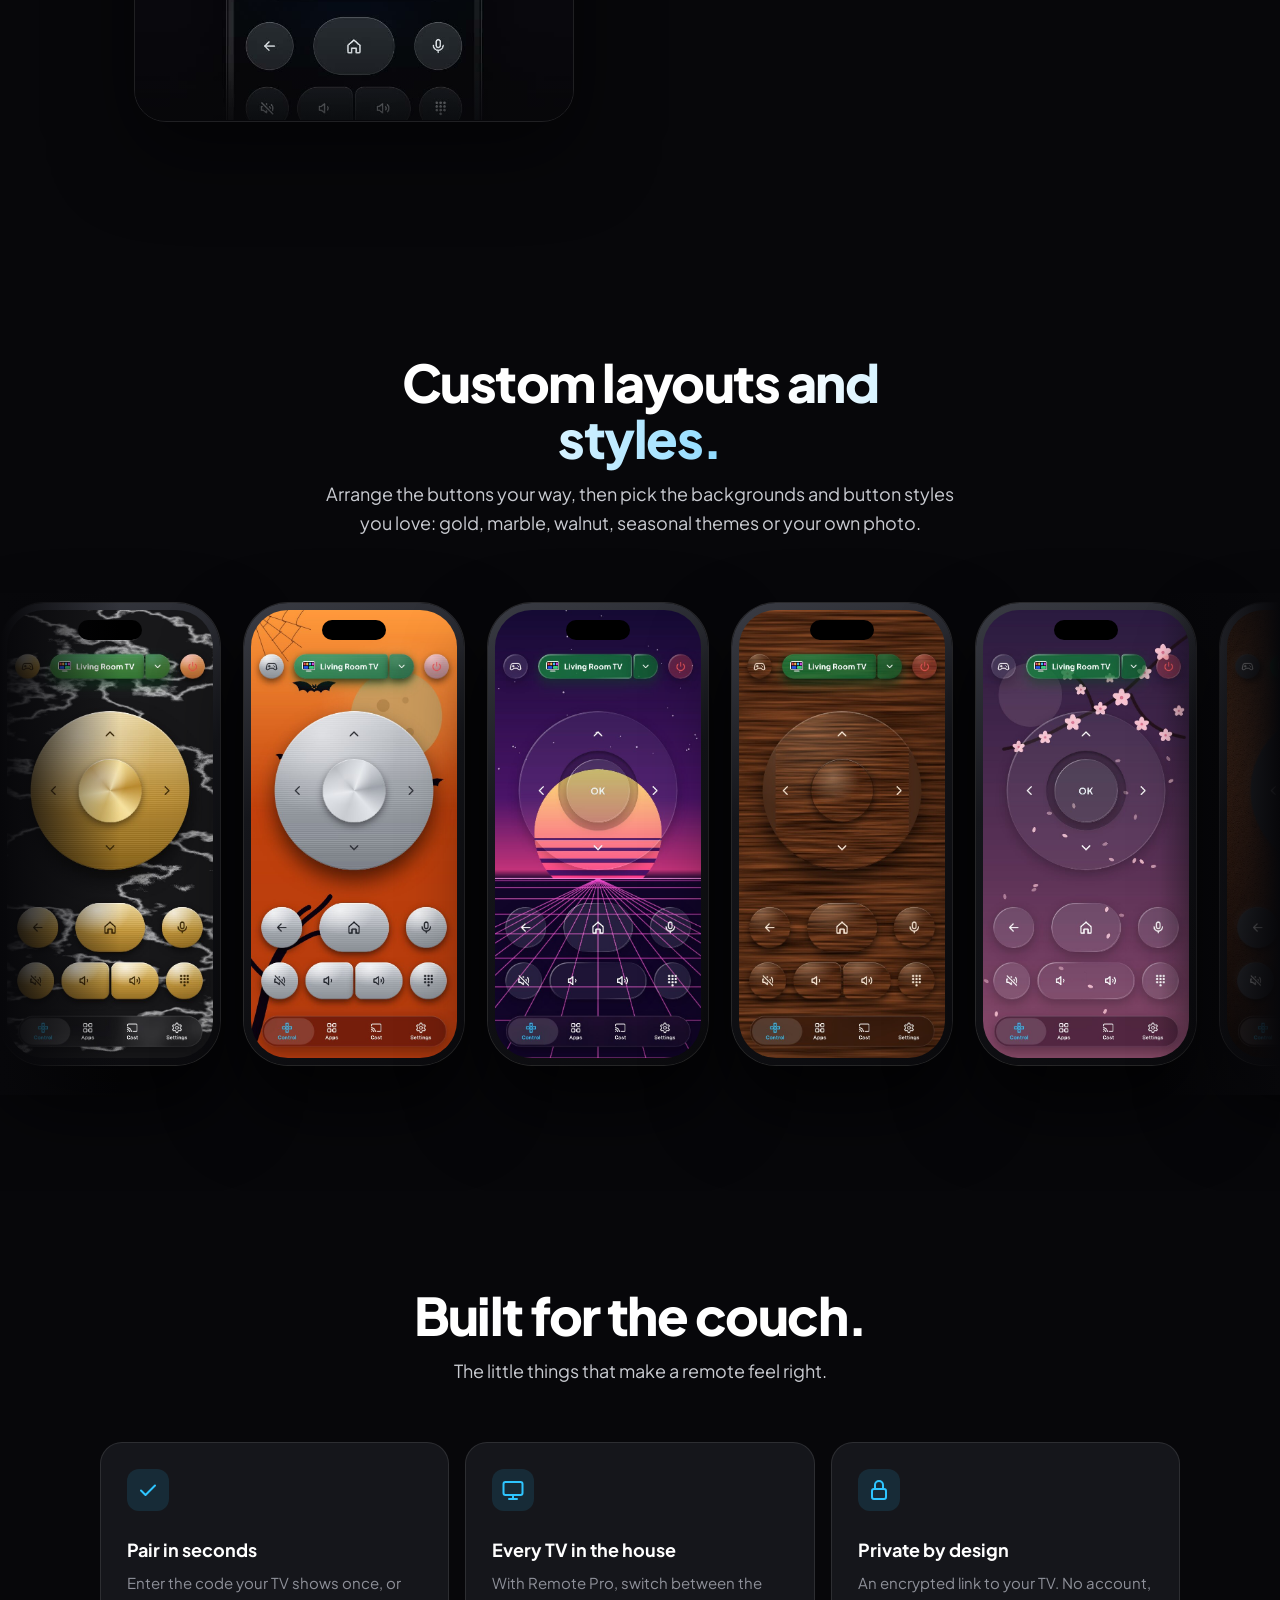
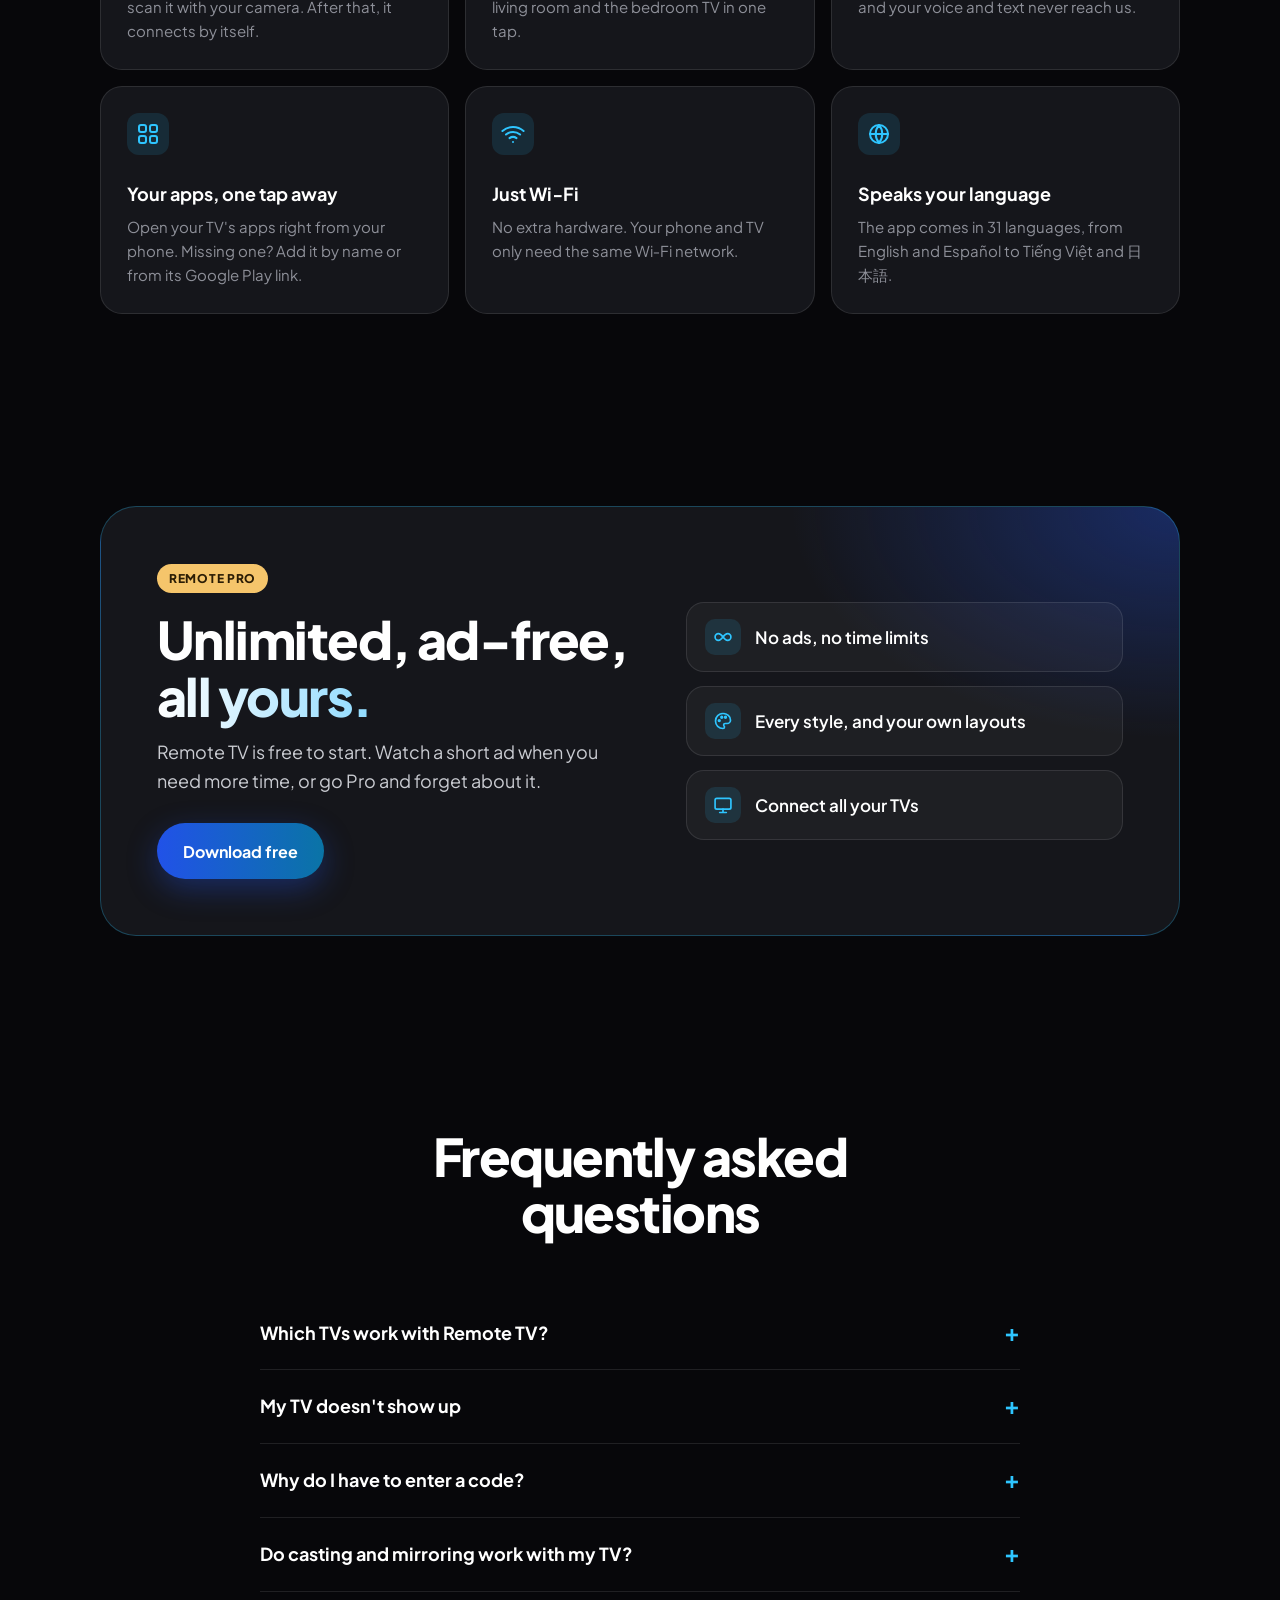
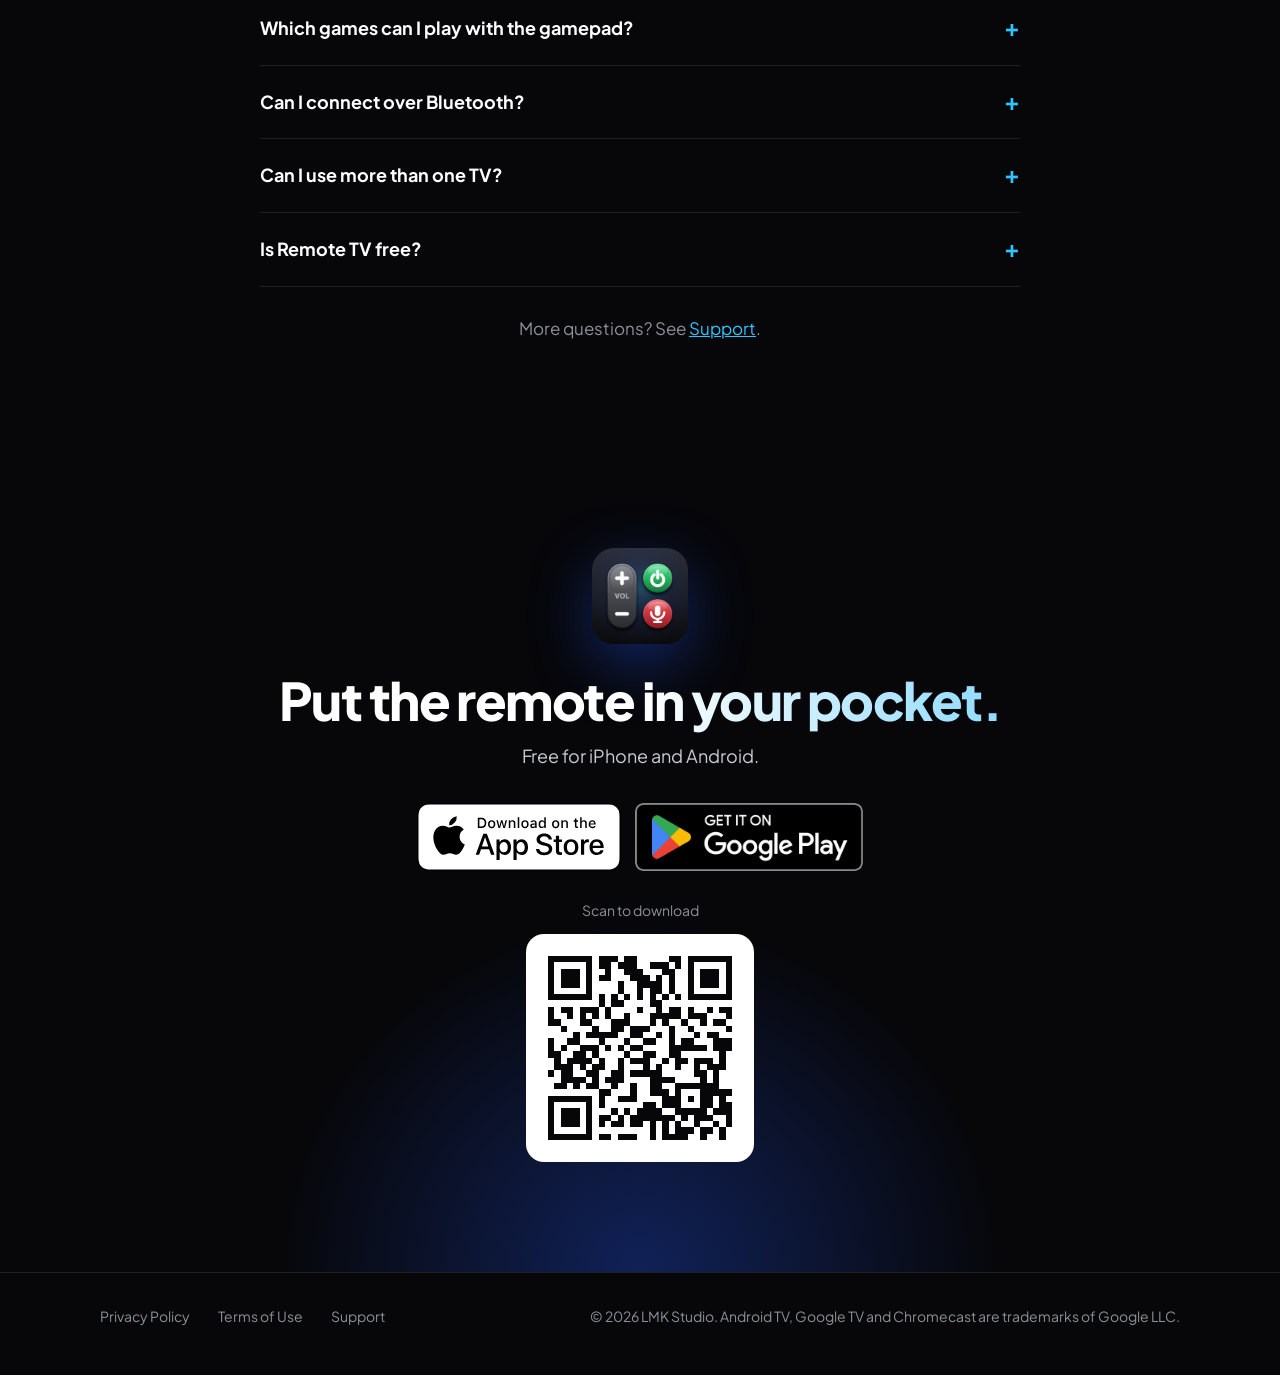
<file: get/index.html>
<!doctype html>
<html lang="en">
<head>
  <meta charset="utf-8">
  <meta name="viewport" content="width=device-width, initial-scale=1">
  <title>Get Remote TV</title>
  <meta name="robots" content="noindex">
  <meta name="theme-color" content="#07070A">
  <link rel="icon" href="../assets/favicon.png">
  <script>
    // The download QR code lands here: iPhone and iPad go to the App Store, Android to Google
    // Play, anything else to the download section of the home page.
    (function () {
      var ua = navigator.userAgent || "";
      // iPadOS reports itself as a Mac; a Mac has no touch screen.
      var ios = /iPhone|iPad|iPod/.test(ua) || (/Macintosh/.test(ua) && navigator.maxTouchPoints > 1);
      var android = /Android/i.test(ua);
      var to = ios ? "https://apps.apple.com/app/id6826484545"
        : android ? "https://play.google.com/store/apps/details?id=com.lmk.tvremote"
        : "../#download";
      location.replace(to);
    })();
  </script>
  <style>
    body { margin: 0; min-height: 100vh; display: flex; flex-direction: column; align-items: center; justify-content: center; gap: 16px;
      background: #07070A; color: #C9CBD1; font: 16px/1.5 -apple-system, BlinkMacSystemFont, "Segoe UI", sans-serif; text-align: center; }
    img.badge { height: 56px; width: auto; }
  </style>
</head>
<body>
  <!-- Shown only if the redirect doesn't run: both stores, by hand. -->
  <p>Get Remote TV</p>
  <a href="https://apps.apple.com/app/id6826484545"><img class="badge" src="../assets/app-store-badge.svg" alt="Download on the App Store"></a>
  <a href="https://play.google.com/store/apps/details?id=com.lmk.tvremote"><img class="badge" src="../assets/google-play-badge.png" alt="Get it on Google Play"></a>
</body>
</html>
</file>
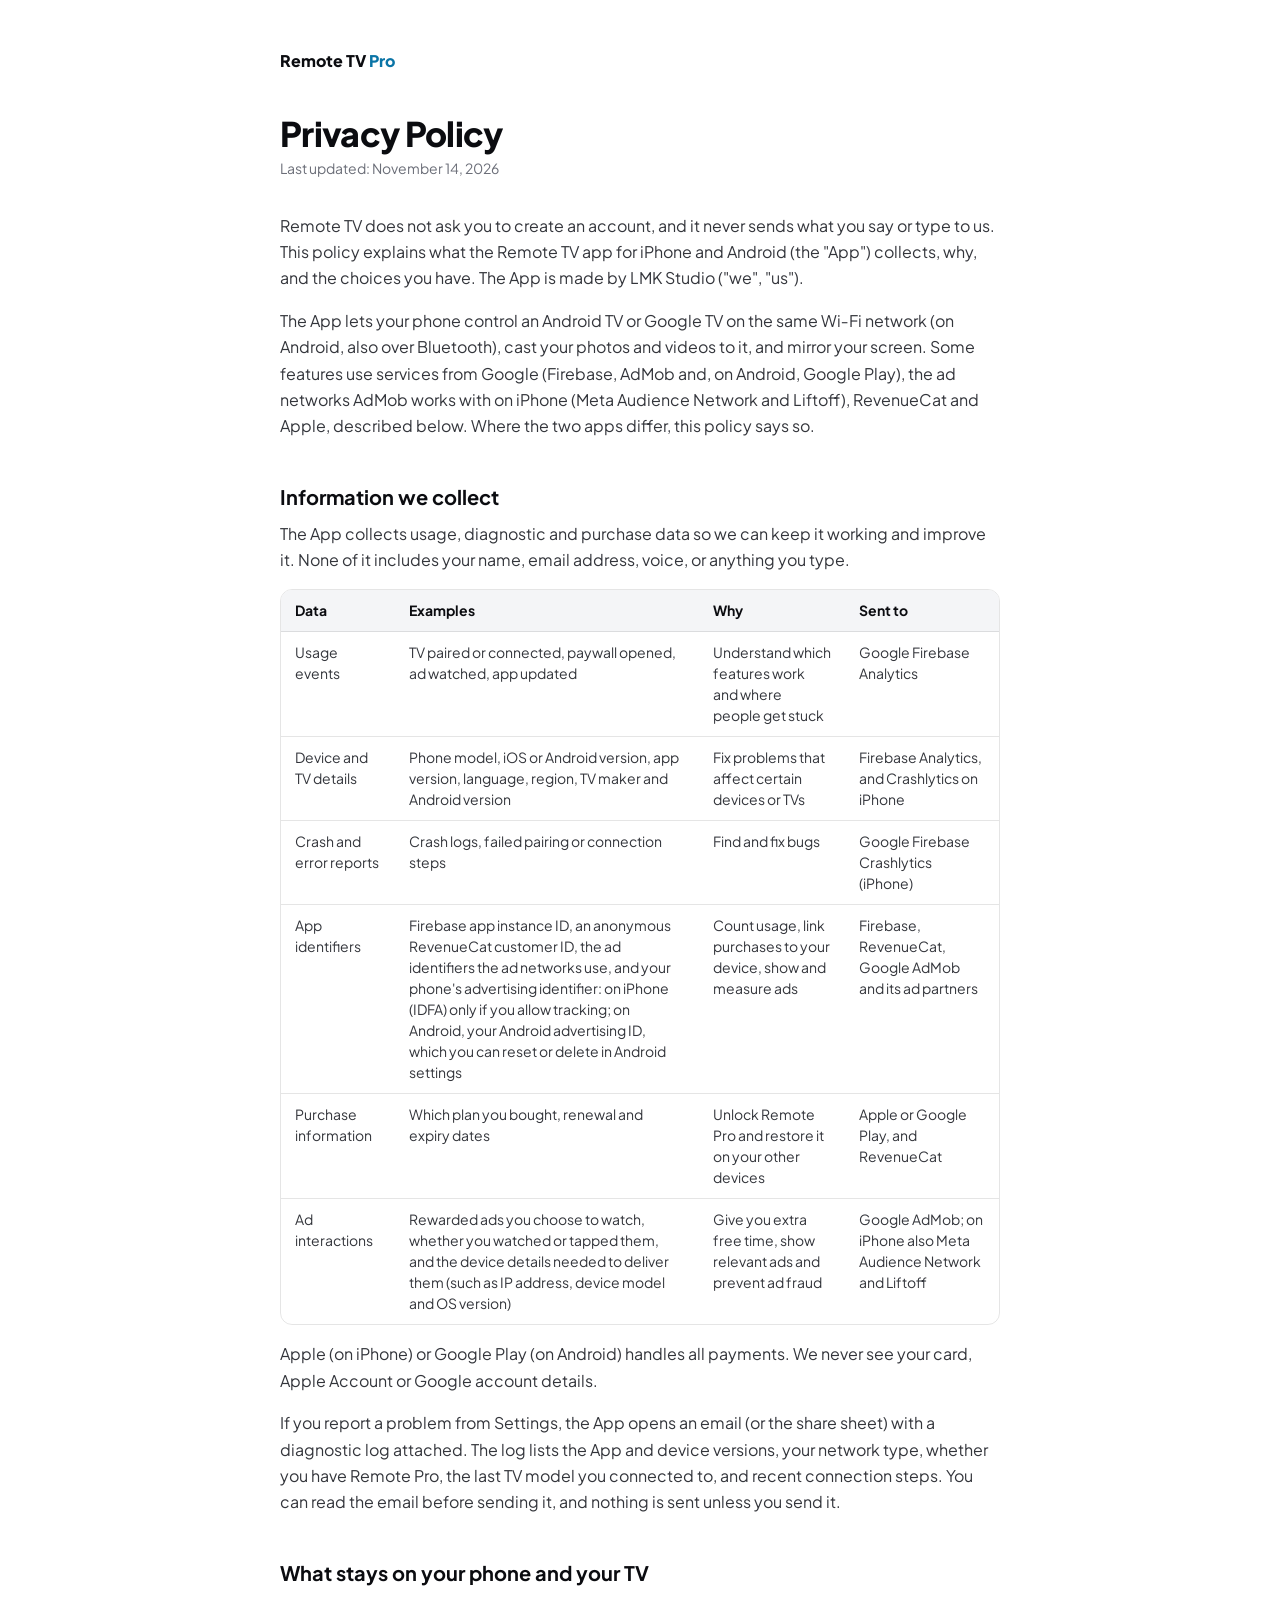
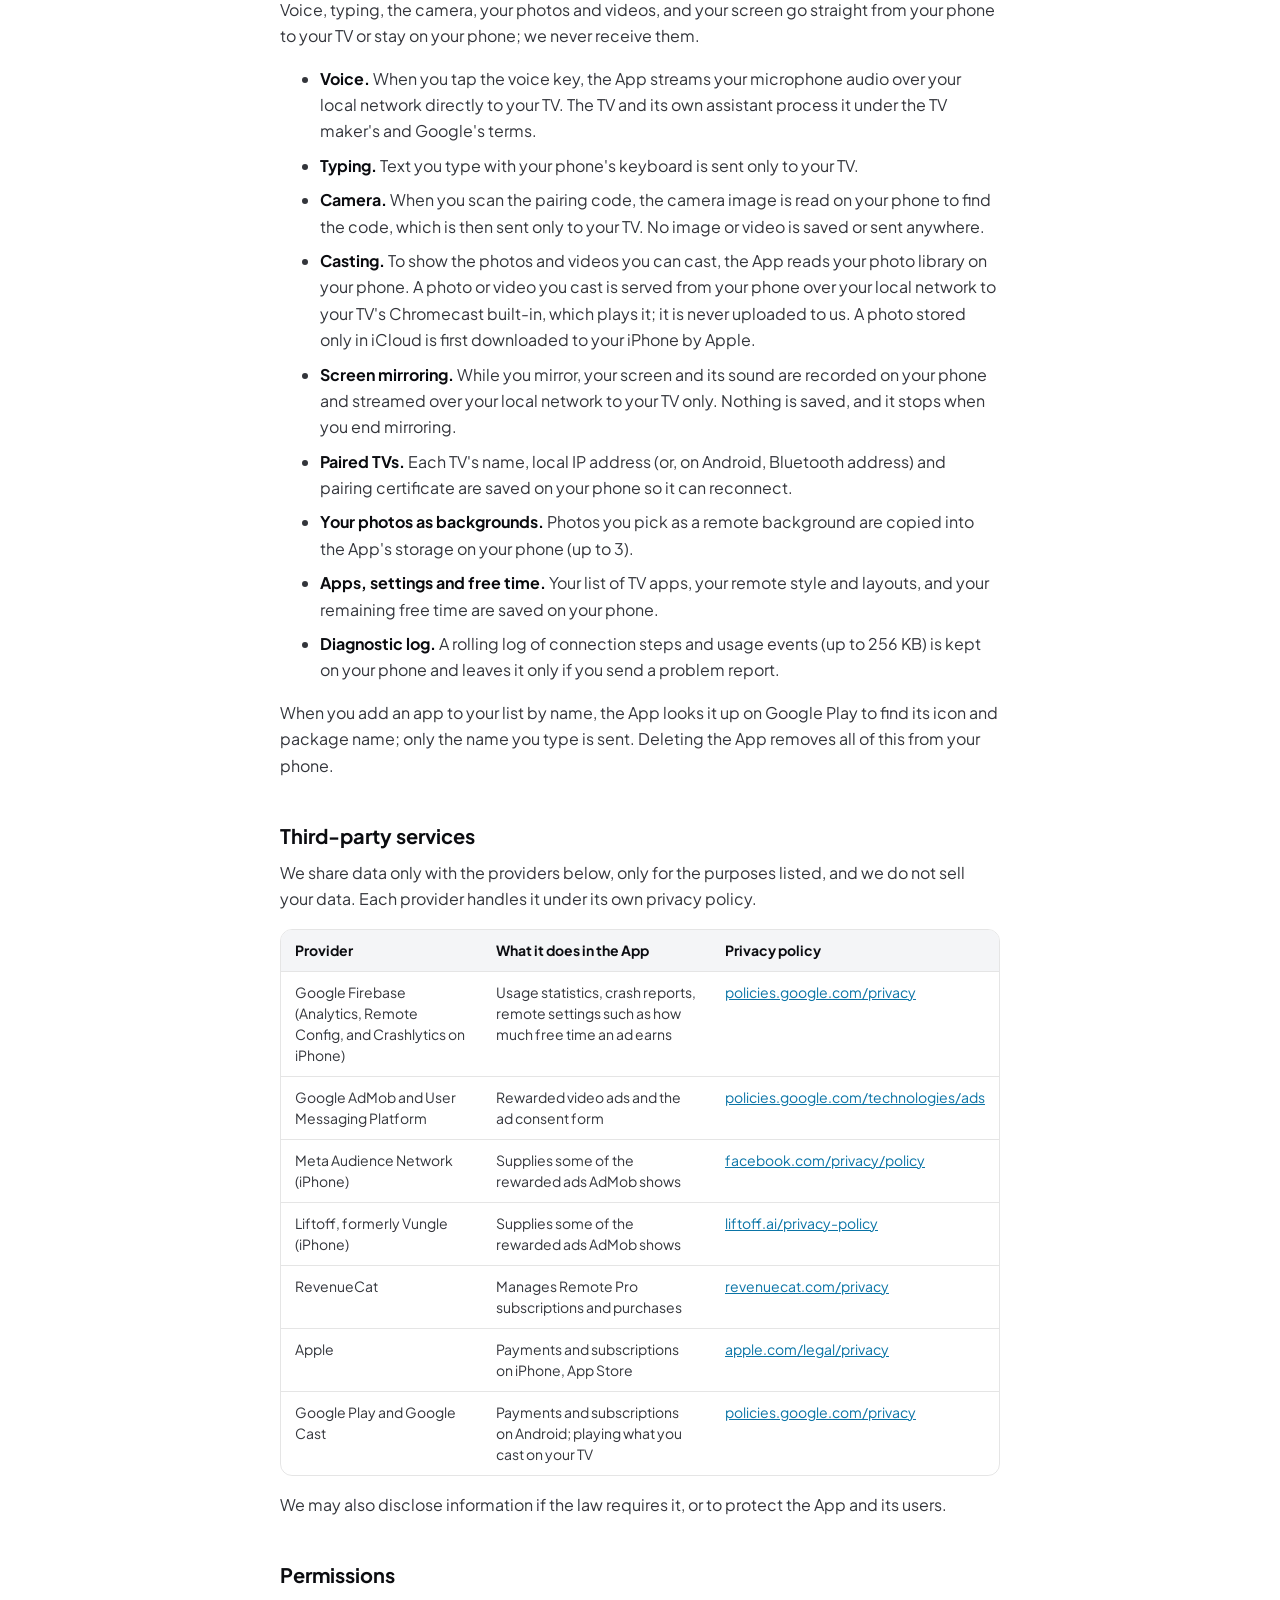
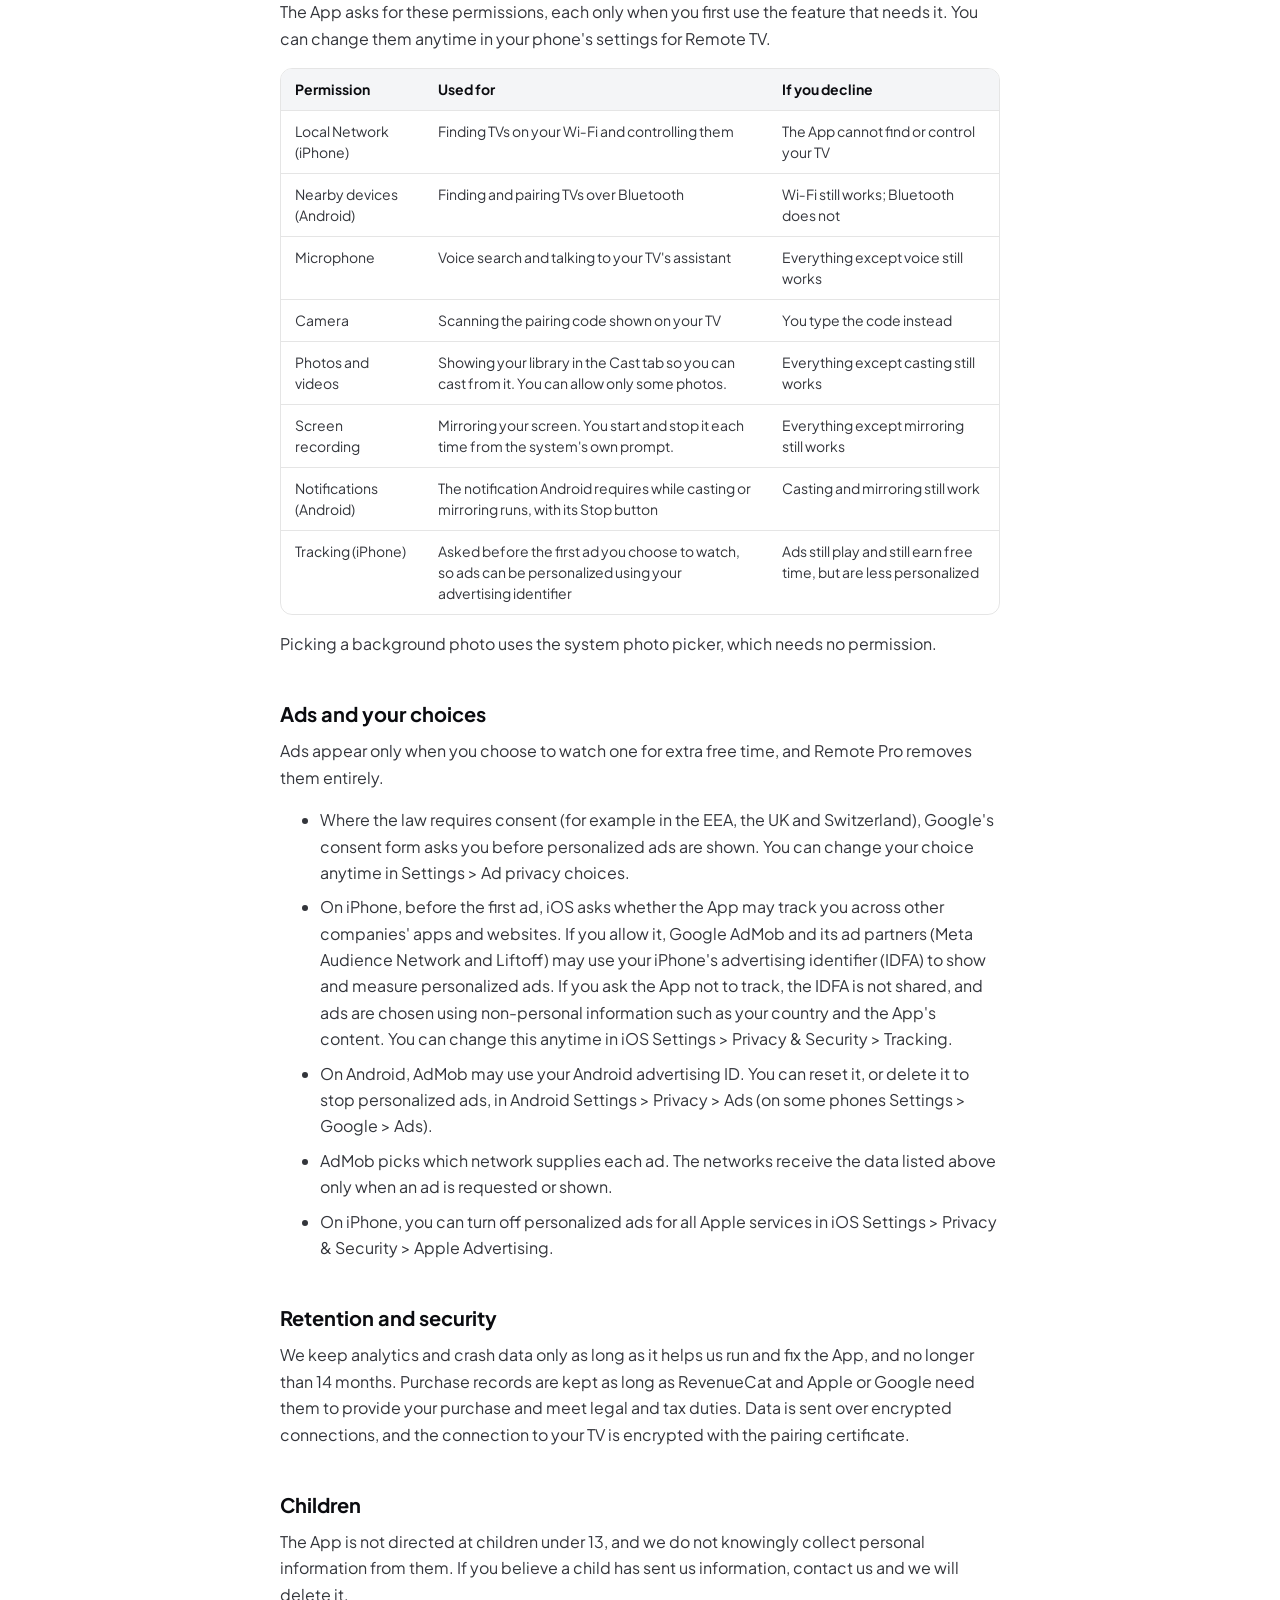
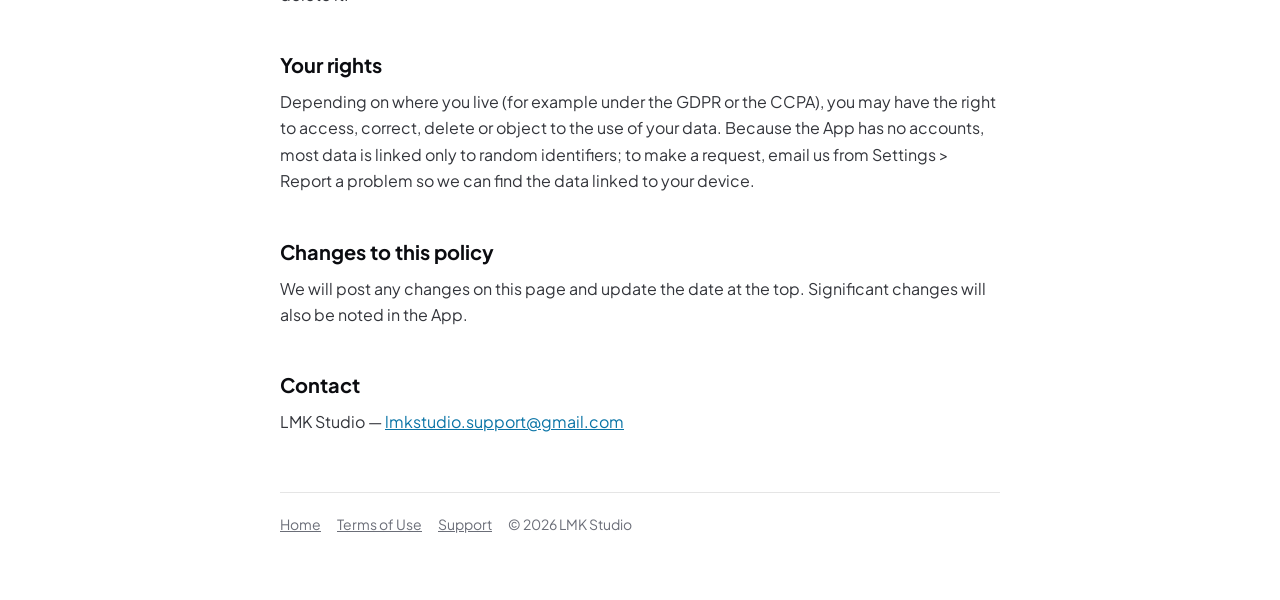
<file: privacy.html>
<!doctype html>
<html lang="en">
<head>
  <meta charset="utf-8">
  <meta name="viewport" content="width=device-width, initial-scale=1">
  <title>Privacy Policy · Remote TV</title>
  <meta name="description" content="What the Remote TV app collects, why, and the choices you have.">
  <link rel="canonical" href="https://lmkstudio.github.io/tvremote/privacy.html">
  <meta property="og:type" content="website">
  <meta property="og:site_name" content="Remote TV">
  <meta property="og:url" content="https://lmkstudio.github.io/tvremote/privacy.html">
  <meta property="og:title" content="Privacy Policy · Remote TV">
  <meta property="og:description" content="What the Remote TV app collects, why, and the choices you have.">
  <meta property="og:image" content="https://lmkstudio.github.io/tvremote/assets/icon.png">
  <meta name="twitter:card" content="summary">
  <link rel="icon" href="assets/favicon.png">
  <link rel="apple-touch-icon" href="assets/apple-touch-icon.png">
  <link rel="preconnect" href="https://fonts.googleapis.com">
  <link rel="preconnect" href="https://fonts.gstatic.com" crossorigin>
  <link href="https://fonts.googleapis.com/css2?family=Plus+Jakarta+Sans:wght@400;700;800&display=swap" rel="stylesheet">
  <link rel="stylesheet" href="style.css">
</head>
<body>
  <main>
    <header class="site"><a href="./">Remote TV <span class="pro">Pro</span></a></header>

    <h1>Privacy Policy</h1>
    <p class="updated">Last updated: November 14, 2026</p>

    <p>Remote TV does not ask you to create an account, and it never sends what you say or type to us. This policy explains what the Remote TV app for iPhone and Android (the "App") collects, why, and the choices you have. The App is made by LMK Studio ("we", "us").</p>
    <p>The App lets your phone control an Android TV or Google TV on the same Wi‑Fi network (on Android, also over Bluetooth), cast your photos and videos to it, and mirror your screen. Some features use services from Google (Firebase, AdMob and, on Android, Google Play), the ad networks AdMob works with on iPhone (Meta Audience Network and Liftoff), RevenueCat and Apple, described below. Where the two apps differ, this policy says so.</p>

    <h2>Information we collect</h2>
    <p>The App collects usage, diagnostic and purchase data so we can keep it working and improve it. None of it includes your name, email address, voice, or anything you type.</p>
    <div class="table-wrap">
      <table>
        <thead><tr><th>Data</th><th>Examples</th><th>Why</th><th>Sent to</th></tr></thead>
        <tbody>
          <tr><td>Usage events</td><td>TV paired or connected, paywall opened, ad watched, app updated</td><td>Understand which features work and where people get stuck</td><td>Google Firebase Analytics</td></tr>
          <tr><td>Device and TV details</td><td>Phone model, iOS or Android version, app version, language, region, TV maker and Android version</td><td>Fix problems that affect certain devices or TVs</td><td>Firebase Analytics, and Crashlytics on iPhone</td></tr>
          <tr><td>Crash and error reports</td><td>Crash logs, failed pairing or connection steps</td><td>Find and fix bugs</td><td>Google Firebase Crashlytics (iPhone)</td></tr>
          <tr><td>App identifiers</td><td>Firebase app instance ID, an anonymous RevenueCat customer ID, the ad identifiers the ad networks use, and your phone's advertising identifier: on iPhone (IDFA) only if you allow tracking; on Android, your Android advertising ID, which you can reset or delete in Android settings</td><td>Count usage, link purchases to your device, show and measure ads</td><td>Firebase, RevenueCat, Google AdMob and its ad partners</td></tr>
          <tr><td>Purchase information</td><td>Which plan you bought, renewal and expiry dates</td><td>Unlock Remote Pro and restore it on your other devices</td><td>Apple or Google Play, and RevenueCat</td></tr>
          <tr><td>Ad interactions</td><td>Rewarded ads you choose to watch, whether you watched or tapped them, and the device details needed to deliver them (such as IP address, device model and OS version)</td><td>Give you extra free time, show relevant ads and prevent ad fraud</td><td>Google AdMob; on iPhone also Meta Audience Network and Liftoff</td></tr>
        </tbody>
      </table>
    </div>
    <p>Apple (on iPhone) or Google Play (on Android) handles all payments. We never see your card, Apple Account or Google account details.</p>
    <p>If you report a problem from Settings, the App opens an email (or the share sheet) with a diagnostic log attached. The log lists the App and device versions, your network type, whether you have Remote Pro, the last TV model you connected to, and recent connection steps. You can read the email before sending it, and nothing is sent unless you send it.</p>

    <h2>What stays on your phone and your TV</h2>
    <p>Voice, typing, the camera, your photos and videos, and your screen go straight from your phone to your TV or stay on your phone; we never receive them.</p>
    <ul>
      <li><strong>Voice.</strong> When you tap the voice key, the App streams your microphone audio over your local network directly to your TV. The TV and its own assistant process it under the TV maker's and Google's terms.</li>
      <li><strong>Typing.</strong> Text you type with your phone's keyboard is sent only to your TV.</li>
      <li><strong>Camera.</strong> When you scan the pairing code, the camera image is read on your phone to find the code, which is then sent only to your TV. No image or video is saved or sent anywhere.</li>
      <li><strong>Casting.</strong> To show the photos and videos you can cast, the App reads your photo library on your phone. A photo or video you cast is served from your phone over your local network to your TV's Chromecast built-in, which plays it; it is never uploaded to us. A photo stored only in iCloud is first downloaded to your iPhone by Apple.</li>
      <li><strong>Screen mirroring.</strong> While you mirror, your screen and its sound are recorded on your phone and streamed over your local network to your TV only. Nothing is saved, and it stops when you end mirroring.</li>
      <li><strong>Paired TVs.</strong> Each TV's name, local IP address (or, on Android, Bluetooth address) and pairing certificate are saved on your phone so it can reconnect.</li>
      <li><strong>Your photos as backgrounds.</strong> Photos you pick as a remote background are copied into the App's storage on your phone (up to 3).</li>
      <li><strong>Apps, settings and free time.</strong> Your list of TV apps, your remote style and layouts, and your remaining free time are saved on your phone.</li>
      <li><strong>Diagnostic log.</strong> A rolling log of connection steps and usage events (up to 256 KB) is kept on your phone and leaves it only if you send a problem report.</li>
    </ul>
    <p>When you add an app to your list by name, the App looks it up on Google Play to find its icon and package name; only the name you type is sent. Deleting the App removes all of this from your phone.</p>

    <h2>Third-party services</h2>
    <p>We share data only with the providers below, only for the purposes listed, and we do not sell your data. Each provider handles it under its own privacy policy.</p>
    <div class="table-wrap">
      <table>
        <thead><tr><th>Provider</th><th>What it does in the App</th><th>Privacy policy</th></tr></thead>
        <tbody>
          <tr><td>Google Firebase (Analytics, Remote Config, and Crashlytics on iPhone)</td><td>Usage statistics, crash reports, remote settings such as how much free time an ad earns</td><td><a href="https://policies.google.com/privacy">policies.google.com/privacy</a></td></tr>
          <tr><td>Google AdMob and User Messaging Platform</td><td>Rewarded video ads and the ad consent form</td><td><a href="https://policies.google.com/technologies/ads">policies.google.com/technologies/ads</a></td></tr>
          <tr><td>Meta Audience Network (iPhone)</td><td>Supplies some of the rewarded ads AdMob shows</td><td><a href="https://www.facebook.com/privacy/policy/">facebook.com/privacy/policy</a></td></tr>
          <tr><td>Liftoff, formerly Vungle (iPhone)</td><td>Supplies some of the rewarded ads AdMob shows</td><td><a href="https://liftoff.ai/privacy-policy/">liftoff.ai/privacy-policy</a></td></tr>
          <tr><td>RevenueCat</td><td>Manages Remote Pro subscriptions and purchases</td><td><a href="https://www.revenuecat.com/privacy">revenuecat.com/privacy</a></td></tr>
          <tr><td>Apple</td><td>Payments and subscriptions on iPhone, App Store</td><td><a href="https://www.apple.com/legal/privacy/">apple.com/legal/privacy</a></td></tr>
          <tr><td>Google Play and Google Cast</td><td>Payments and subscriptions on Android; playing what you cast on your TV</td><td><a href="https://policies.google.com/privacy">policies.google.com/privacy</a></td></tr>
        </tbody>
      </table>
    </div>
    <p>We may also disclose information if the law requires it, or to protect the App and its users.</p>

    <h2>Permissions</h2>
    <p>The App asks for these permissions, each only when you first use the feature that needs it. You can change them anytime in your phone's settings for Remote TV.</p>
    <div class="table-wrap">
      <table>
        <thead><tr><th>Permission</th><th>Used for</th><th>If you decline</th></tr></thead>
        <tbody>
          <tr><td>Local Network (iPhone)</td><td>Finding TVs on your Wi‑Fi and controlling them</td><td>The App cannot find or control your TV</td></tr>
          <tr><td>Nearby devices (Android)</td><td>Finding and pairing TVs over Bluetooth</td><td>Wi‑Fi still works; Bluetooth does not</td></tr>
          <tr><td>Microphone</td><td>Voice search and talking to your TV's assistant</td><td>Everything except voice still works</td></tr>
          <tr><td>Camera</td><td>Scanning the pairing code shown on your TV</td><td>You type the code instead</td></tr>
          <tr><td>Photos and videos</td><td>Showing your library in the Cast tab so you can cast from it. You can allow only some photos.</td><td>Everything except casting still works</td></tr>
          <tr><td>Screen recording</td><td>Mirroring your screen. You start and stop it each time from the system's own prompt.</td><td>Everything except mirroring still works</td></tr>
          <tr><td>Notifications (Android)</td><td>The notification Android requires while casting or mirroring runs, with its Stop button</td><td>Casting and mirroring still work</td></tr>
          <tr><td>Tracking (iPhone)</td><td>Asked before the first ad you choose to watch, so ads can be personalized using your advertising identifier</td><td>Ads still play and still earn free time, but are less personalized</td></tr>
        </tbody>
      </table>
    </div>
    <p>Picking a background photo uses the system photo picker, which needs no permission.</p>

    <h2>Ads and your choices</h2>
    <p>Ads appear only when you choose to watch one for extra free time, and Remote Pro removes them entirely.</p>
    <ul>
      <li>Where the law requires consent (for example in the EEA, the UK and Switzerland), Google's consent form asks you before personalized ads are shown. You can change your choice anytime in Settings &gt; Ad privacy choices.</li>
      <li>On iPhone, before the first ad, iOS asks whether the App may track you across other companies' apps and websites. If you allow it, Google AdMob and its ad partners (Meta Audience Network and Liftoff) may use your iPhone's advertising identifier (IDFA) to show and measure personalized ads. If you ask the App not to track, the IDFA is not shared, and ads are chosen using non-personal information such as your country and the App's content. You can change this anytime in iOS Settings &gt; Privacy &amp; Security &gt; Tracking.</li>
      <li>On Android, AdMob may use your Android advertising ID. You can reset it, or delete it to stop personalized ads, in Android Settings &gt; Privacy &gt; Ads (on some phones Settings &gt; Google &gt; Ads).</li>
      <li>AdMob picks which network supplies each ad. The networks receive the data listed above only when an ad is requested or shown.</li>
      <li>On iPhone, you can turn off personalized ads for all Apple services in iOS Settings &gt; Privacy &amp; Security &gt; Apple Advertising.</li>
    </ul>

    <h2>Retention and security</h2>
    <p>We keep analytics and crash data only as long as it helps us run and fix the App, and no longer than 14 months. Purchase records are kept as long as RevenueCat and Apple or Google need them to provide your purchase and meet legal and tax duties. Data is sent over encrypted connections, and the connection to your TV is encrypted with the pairing certificate.</p>

    <h2>Children</h2>
    <p>The App is not directed at children under 13, and we do not knowingly collect personal information from them. If you believe a child has sent us information, contact us and we will delete it.</p>

    <h2>Your rights</h2>
    <p>Depending on where you live (for example under the GDPR or the CCPA), you may have the right to access, correct, delete or object to the use of your data. Because the App has no accounts, most data is linked only to random identifiers; to make a request, email us from Settings &gt; Report a problem so we can find the data linked to your device.</p>

    <h2>Changes to this policy</h2>
    <p>We will post any changes on this page and update the date at the top. Significant changes will also be noted in the App.</p>

    <h2>Contact</h2>
    <p>LMK Studio — <a href="mailto:lmkstudio.support@gmail.com">lmkstudio.support@gmail.com</a></p>

    <footer class="site"><a href="./">Home</a><a href="terms.html">Terms of Use</a><a href="support.html">Support</a>&copy; 2026 LMK Studio</footer>
  </main>
</body>
</html>
</file>
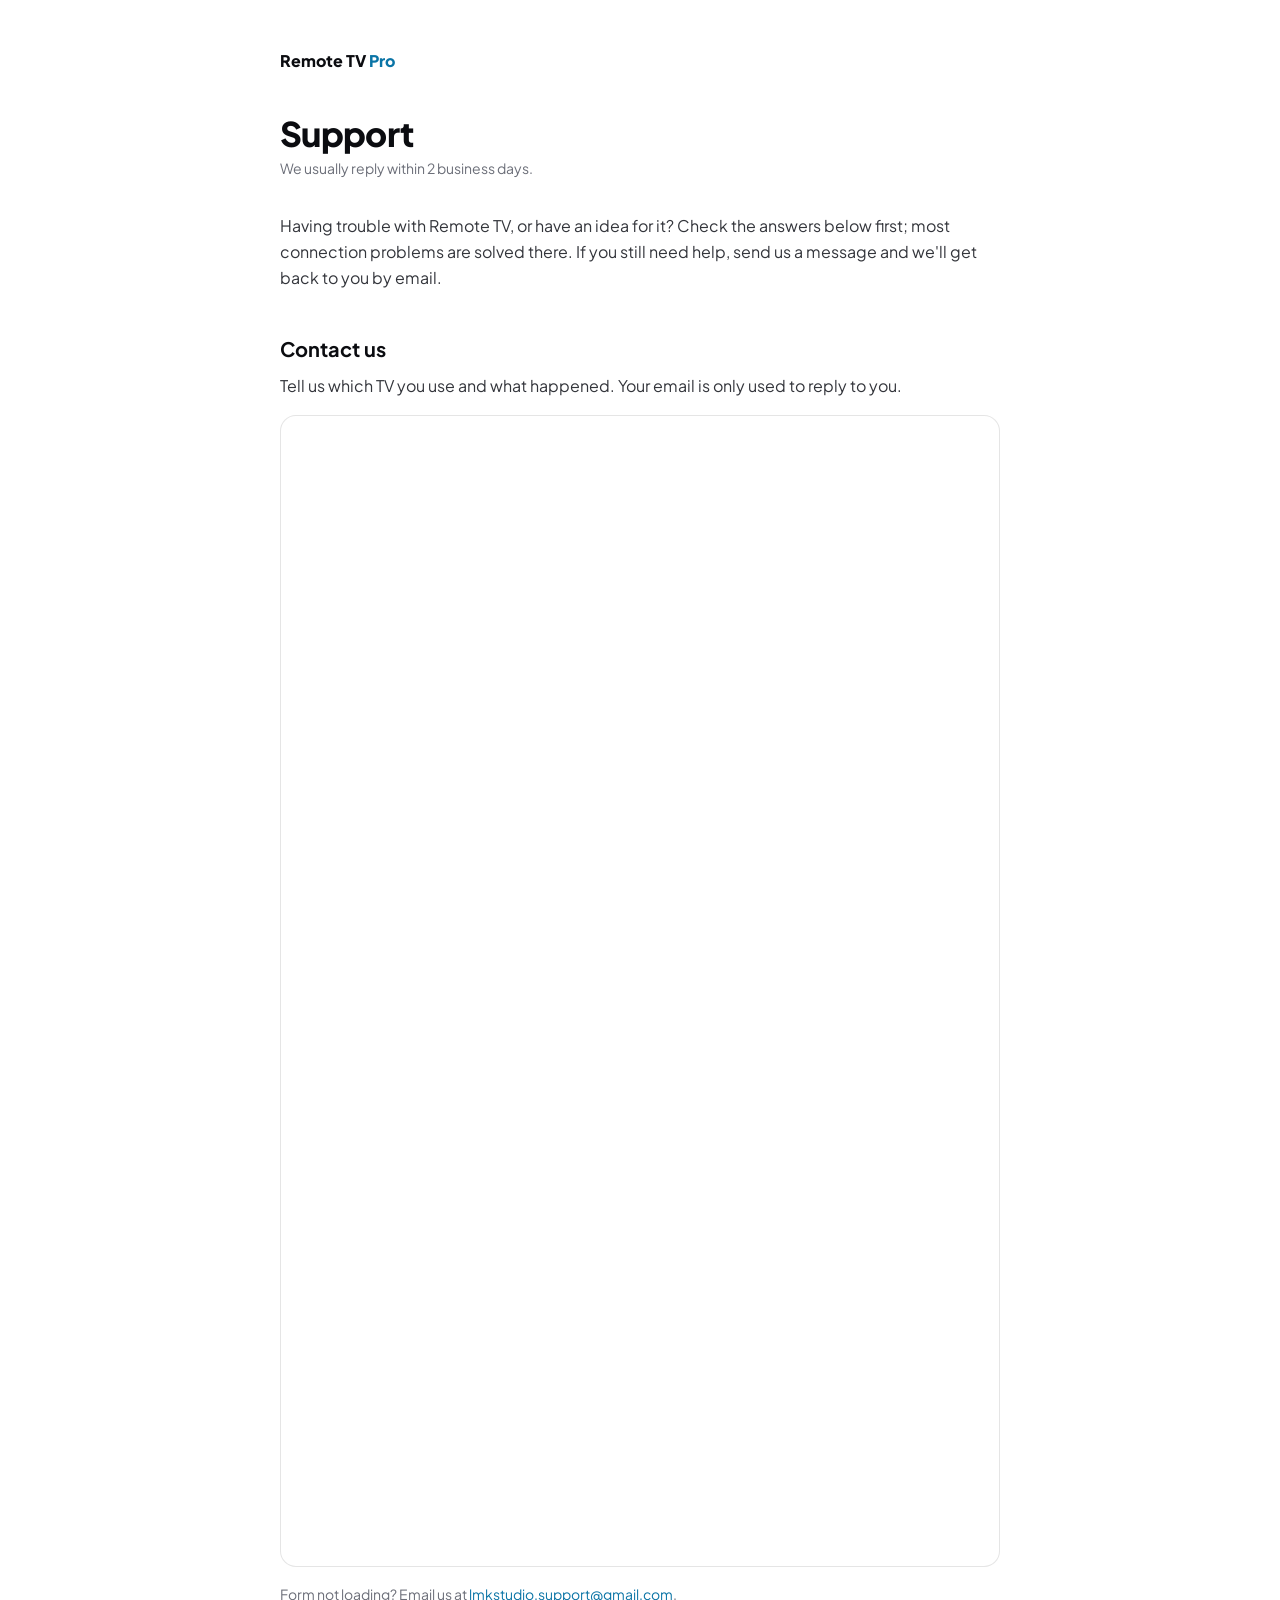
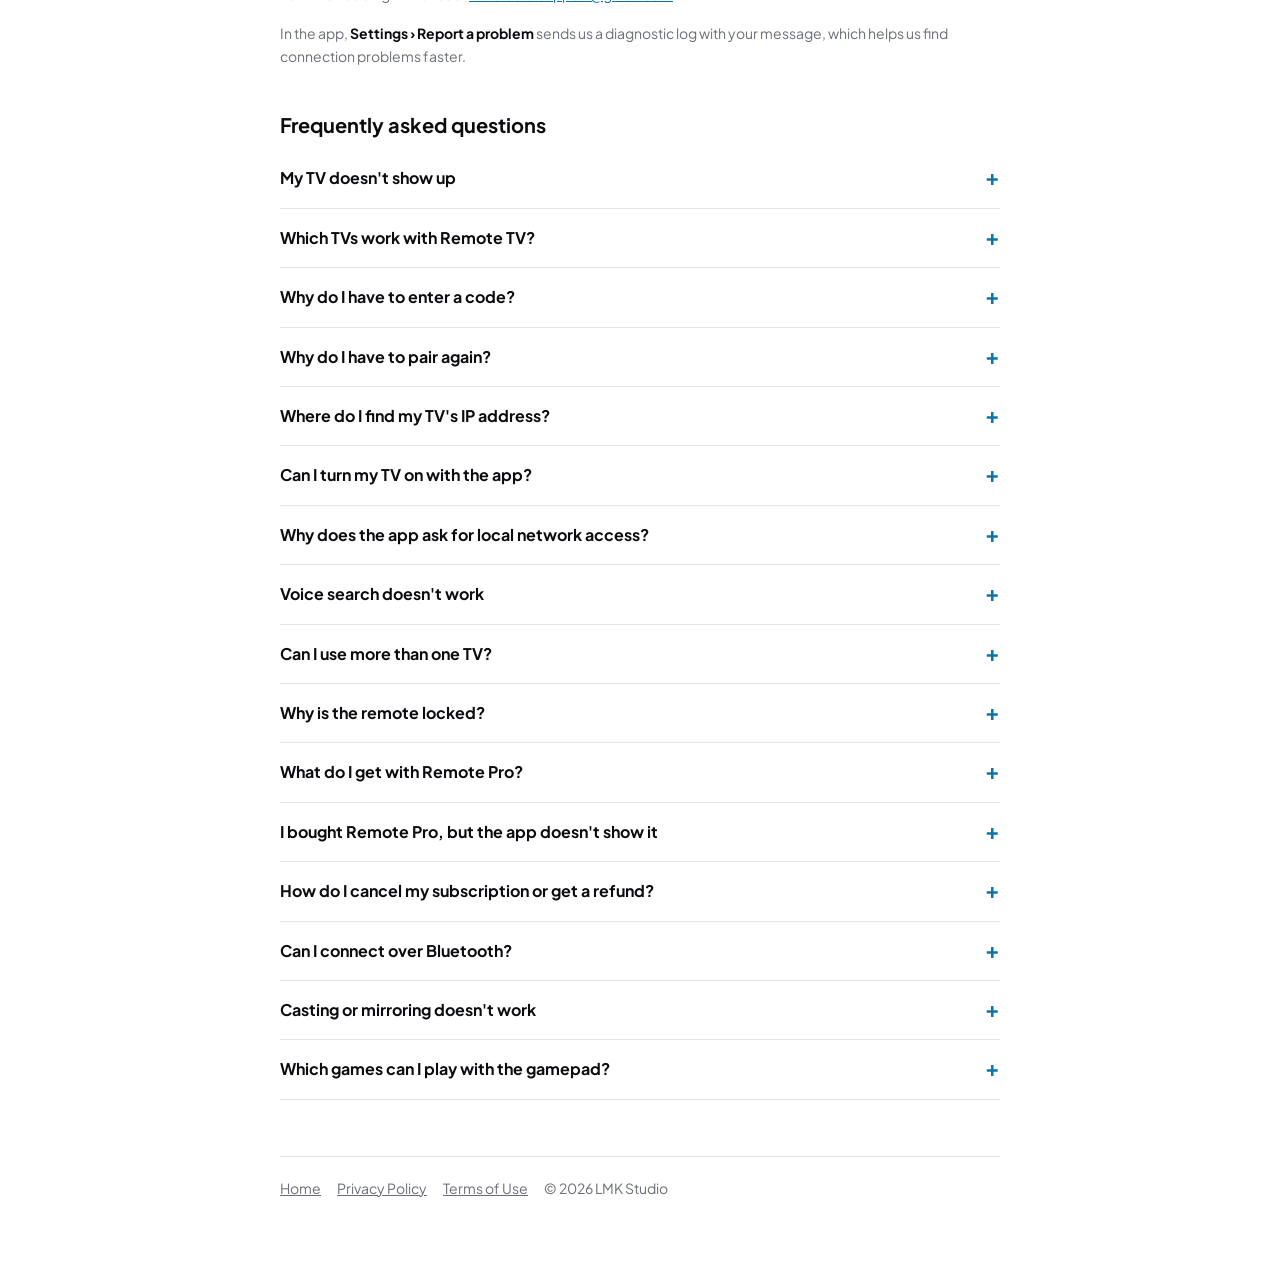
<file: support.html>
<!doctype html>
<html lang="en">
<head>
  <meta charset="utf-8">
  <meta name="viewport" content="width=device-width, initial-scale=1">
  <title>Support · Remote TV</title>
  <meta name="description" content="Get help with the Remote TV app: answers to common questions and a form to contact us.">
  <link rel="canonical" href="https://lmkstudio.github.io/tvremote/support.html">
  <meta property="og:type" content="website">
  <meta property="og:site_name" content="Remote TV">
  <meta property="og:url" content="https://lmkstudio.github.io/tvremote/support.html">
  <meta property="og:title" content="Support · Remote TV">
  <meta property="og:description" content="Get help with the Remote TV app: answers to common questions and a form to contact us.">
  <meta property="og:image" content="https://lmkstudio.github.io/tvremote/assets/icon.png">
  <meta name="twitter:card" content="summary">
  <link rel="icon" href="assets/favicon.png">
  <link rel="apple-touch-icon" href="assets/apple-touch-icon.png">
  <link rel="preconnect" href="https://fonts.googleapis.com">
  <link rel="preconnect" href="https://fonts.gstatic.com" crossorigin>
  <link href="https://fonts.googleapis.com/css2?family=Plus+Jakarta+Sans:wght@400;700;800&display=swap" rel="stylesheet">
  <link rel="stylesheet" href="style.css">
</head>
<body>
  <main>
    <header class="site"><a href="./">Remote TV <span class="pro">Pro</span></a></header>

    <h1>Support</h1>
    <p class="updated">We usually reply within 2 business days.</p>

    <p>Having trouble with Remote TV, or have an idea for it? Check the answers below first; most connection problems are solved there. If you still need help, send us a message and we'll get back to you by email.</p>

    <h2 id="contact">Contact us</h2>
    <p>Tell us which TV you use and what happened. Your email is only used to reply to you.</p>
    <div class="form-embed">
      <iframe src="https://docs.google.com/forms/d/e/1FAIpQLSd-1ZnNdh4FmJZZsmFIHL5DEMMEE5FKiSf3Z-dVIh106b3n1A/viewform?embedded=true" title="Contact form" loading="lazy">Loading…</iframe>
    </div>
    <p class="note">Form not loading? Email us at <a href="mailto:lmkstudio.support@gmail.com?subject=TV%20Remote%20support">lmkstudio.support@gmail.com</a>.</p>
    <p class="note">In the app, <strong>Settings › Report a problem</strong> sends us a diagnostic log with your message, which helps us find connection problems faster.</p>

    <h2 id="faq">Frequently asked questions</h2>
    <div class="faq">
      <details>
        <summary>My TV doesn't show up</summary>
        <p>Make sure your TV is <strong>on</strong> and that your phone and TV are connected to the <strong>same Wi‑Fi network</strong>. You can also connect with the TV's IP address: tap <strong>Enter IP address</strong> under the list of TVs.</p>
      </details>
      <details>
        <summary>Which TVs work with Remote TV?</summary>
        <p>TVs and streaming devices that run <strong>Android TV</strong> or <strong>Google TV</strong>, such as Sony and Philips TVs, Chromecast with Google TV and NVIDIA Shield. Samsung, LG, Roku and Fire TV use their own systems and <strong>don't work</strong> with Remote TV.</p>
      </details>
      <details>
        <summary>Why do I have to enter a code?</summary>
        <p>The first time you connect, your TV shows a code to make sure it's your phone. After that, the TV remembers your phone and connects <strong>without a code</strong>.</p>
      </details>
      <details>
        <summary>Why do I have to pair again?</summary>
        <p>Your TV forgot this phone, usually after it was <strong>reset or updated</strong>, or its paired devices were cleared. Tap <strong>Pair again</strong> and enter the new code shown on your TV.</p>
      </details>
      <details>
        <summary>Where do I find my TV's IP address?</summary>
        <p>On your TV, open <strong>Settings › Network &amp; Internet</strong> and select your Wi‑Fi network; the IP address is listed there. On some TVs it's under <strong>Settings › Device Preferences › About › Status</strong>.</p>
      </details>
      <details>
        <summary>Can I turn my TV on with the app?</summary>
        <p>Yes, if your TV <strong>stays connected to Wi‑Fi in standby</strong>. If it's unplugged or its network turns off in standby, turn it on with the TV's remote first.</p>
      </details>
      <details>
        <summary>Why does the app ask for local network access?</summary>
        <p>On iPhone, Remote TV finds and controls your TV over your Wi‑Fi, which needs local network access; without it the app can't see your TV. You can turn it on in <strong>Settings › Remote TV › Local Network</strong>. Android doesn't ask for this.</p>
      </details>
      <details>
        <summary>Voice search doesn't work</summary>
        <p>Allow microphone access for Remote TV in your phone's settings (on iPhone, <strong>Settings › Remote TV</strong>; on Android, <strong>Settings › Apps › Remote TV › Permissions</strong>). Some TVs don't accept voice from a phone; you can still <strong>type with your phone's keyboard</strong>.</p>
      </details>
      <details>
        <summary>Can I use more than one TV?</summary>
        <p>The free version works with <strong>one TV at a time</strong>. To switch to another TV, remove the paired one from the list of TVs. <strong>Remote Pro</strong> pairs all your TVs.</p>
      </details>
      <details>
        <summary>Why is the remote locked?</summary>
        <p>Without Remote Pro, you get <strong>some free time</strong> the first time you connect a TV. When it runs out, <strong>watch a short ad</strong> to use it free for a while longer, or get <strong>Remote Pro</strong> for unlimited use.</p>
      </details>
      <details>
        <summary>What do I get with Remote Pro?</summary>
        <p><strong>No ads</strong>, <strong>all your TVs</strong> paired at once, <strong>every remote style</strong> including your own photos as the background, and <strong>your own layouts</strong>.</p>
      </details>
      <details>
        <summary>I bought Remote Pro, but the app doesn't show it</summary>
        <p>Make sure you're signed in with the <strong>Apple Account or Google account you bought it with</strong>, then tap <strong>Settings › Restore purchase</strong>. This also brings Remote Pro to a new phone. A purchase made on iPhone works on Apple devices, and one made on Android works on Android devices.</p>
      </details>
      <details>
        <summary>How do I cancel my subscription or get a refund?</summary>
        <p>Subscriptions are managed by the store you bought from.</p>
        <p><strong>iPhone:</strong> open <strong>Settings › your name › Subscriptions</strong> and choose Remote TV to cancel. To ask for a refund, go to <a href="https://reportaproblem.apple.com">reportaproblem.apple.com</a>.</p>
        <p><strong>Android:</strong> open the <strong>Google Play</strong> app, tap your profile, then <strong>Payments &amp; subscriptions › Subscriptions</strong> and choose Remote TV. For a refund, follow <a href="https://support.google.com/googleplay/answer/2479637">Google Play's refund steps</a>.</p>
      </details>
      <details>
        <summary>Can I connect over Bluetooth?</summary>
        <p>On <strong>Android</strong>, yes: Remote TV can also find and pair your TV over Bluetooth. On <strong>iPhone</strong>, no: iPhone can't connect to a TV's remote service over Bluetooth, so it works over <strong>Wi‑Fi only</strong>.</p>
      </details>
      <details>
        <summary>Casting or mirroring doesn't work</summary>
        <p>Casting photos and videos and mirroring your screen need a TV with <strong>Chromecast built-in</strong>, which Google TV and most Android TVs have, on the same Wi‑Fi as your phone. To cast, allow access to your photos. Mirroring shows your screen a few seconds behind your phone, so it suits photos and videos better than games, and protected videos from streaming apps show as black.</p>
      </details>
      <details>
        <summary>Which games can I play with the gamepad?</summary>
        <p>Games on your TV that work with a controller's D-pad and buttons. Tap the gamepad key at the top left of the remote and turn your phone sideways.</p>
      </details>
    </div>

    <footer class="site"><a href="./">Home</a><a href="privacy.html">Privacy Policy</a><a href="terms.html">Terms of Use</a>&copy; 2026 LMK Studio</footer>
  </main>
</body>
</html>
</file>
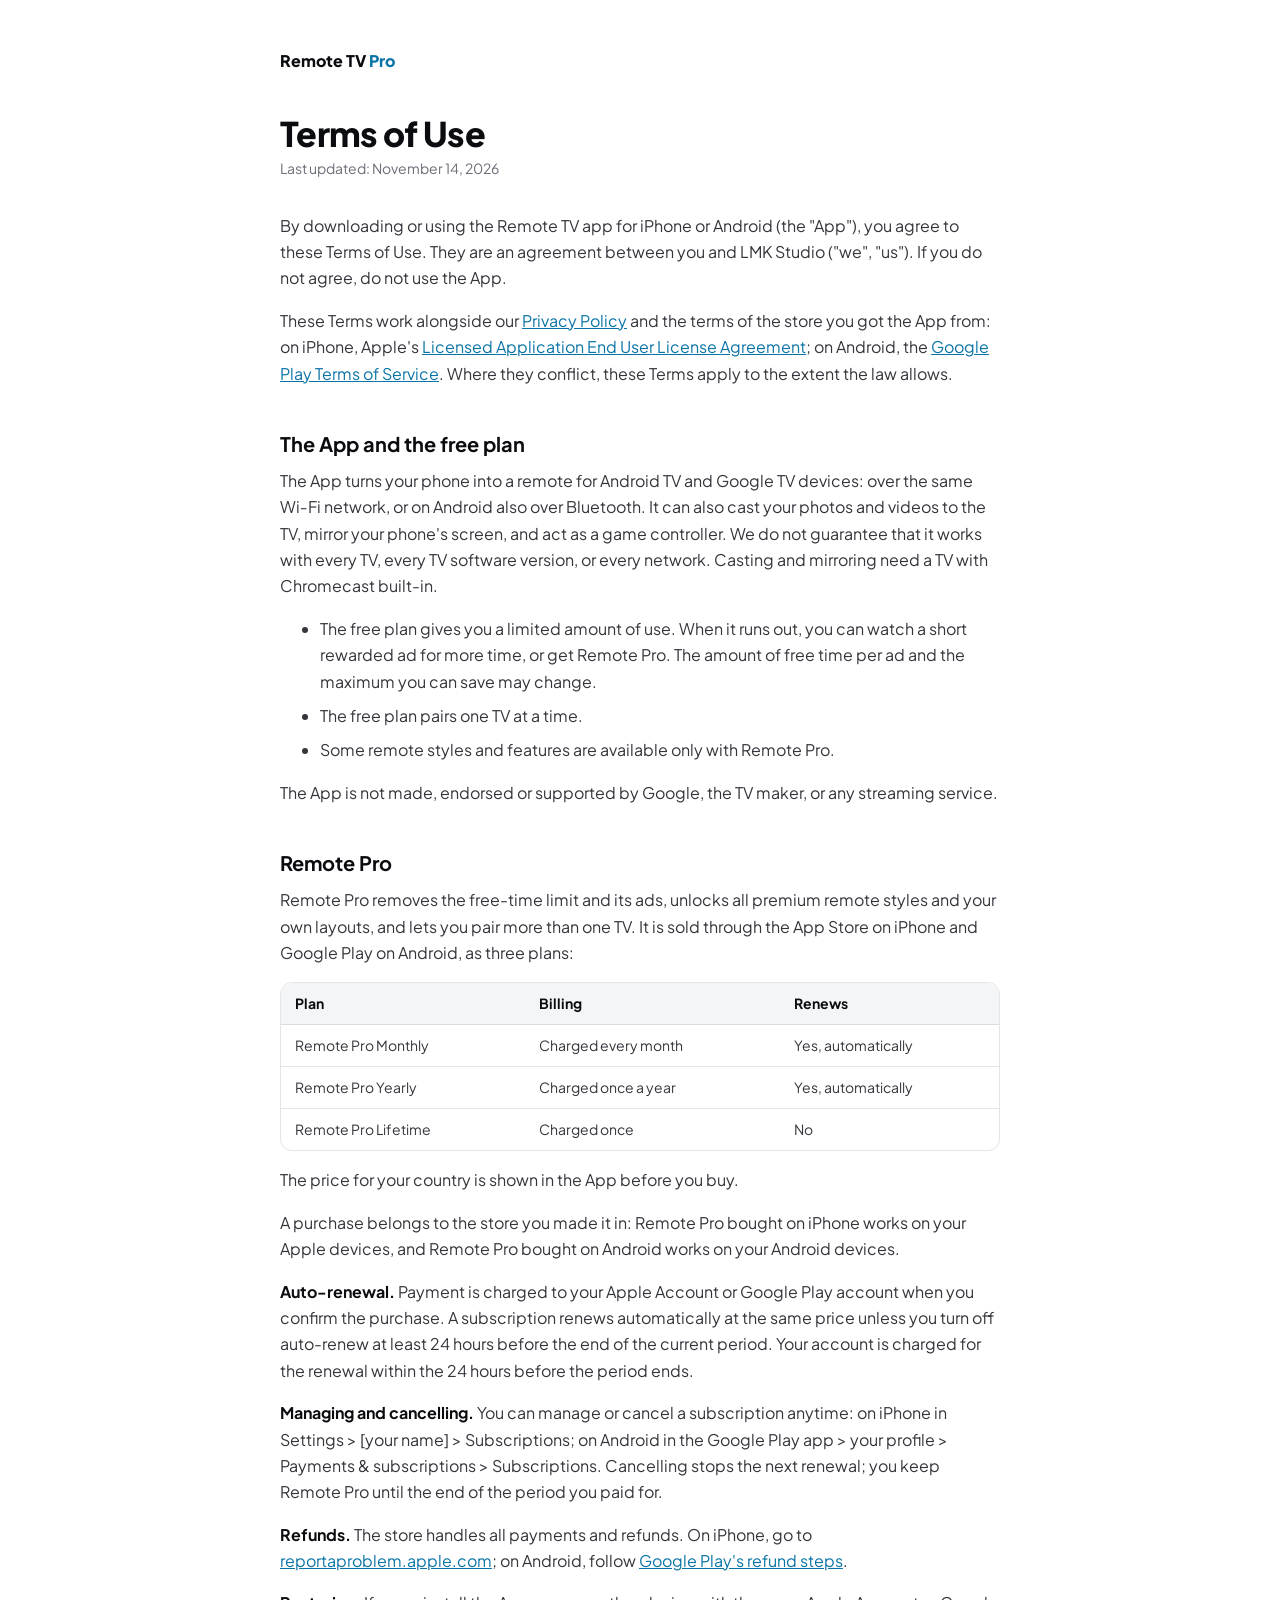
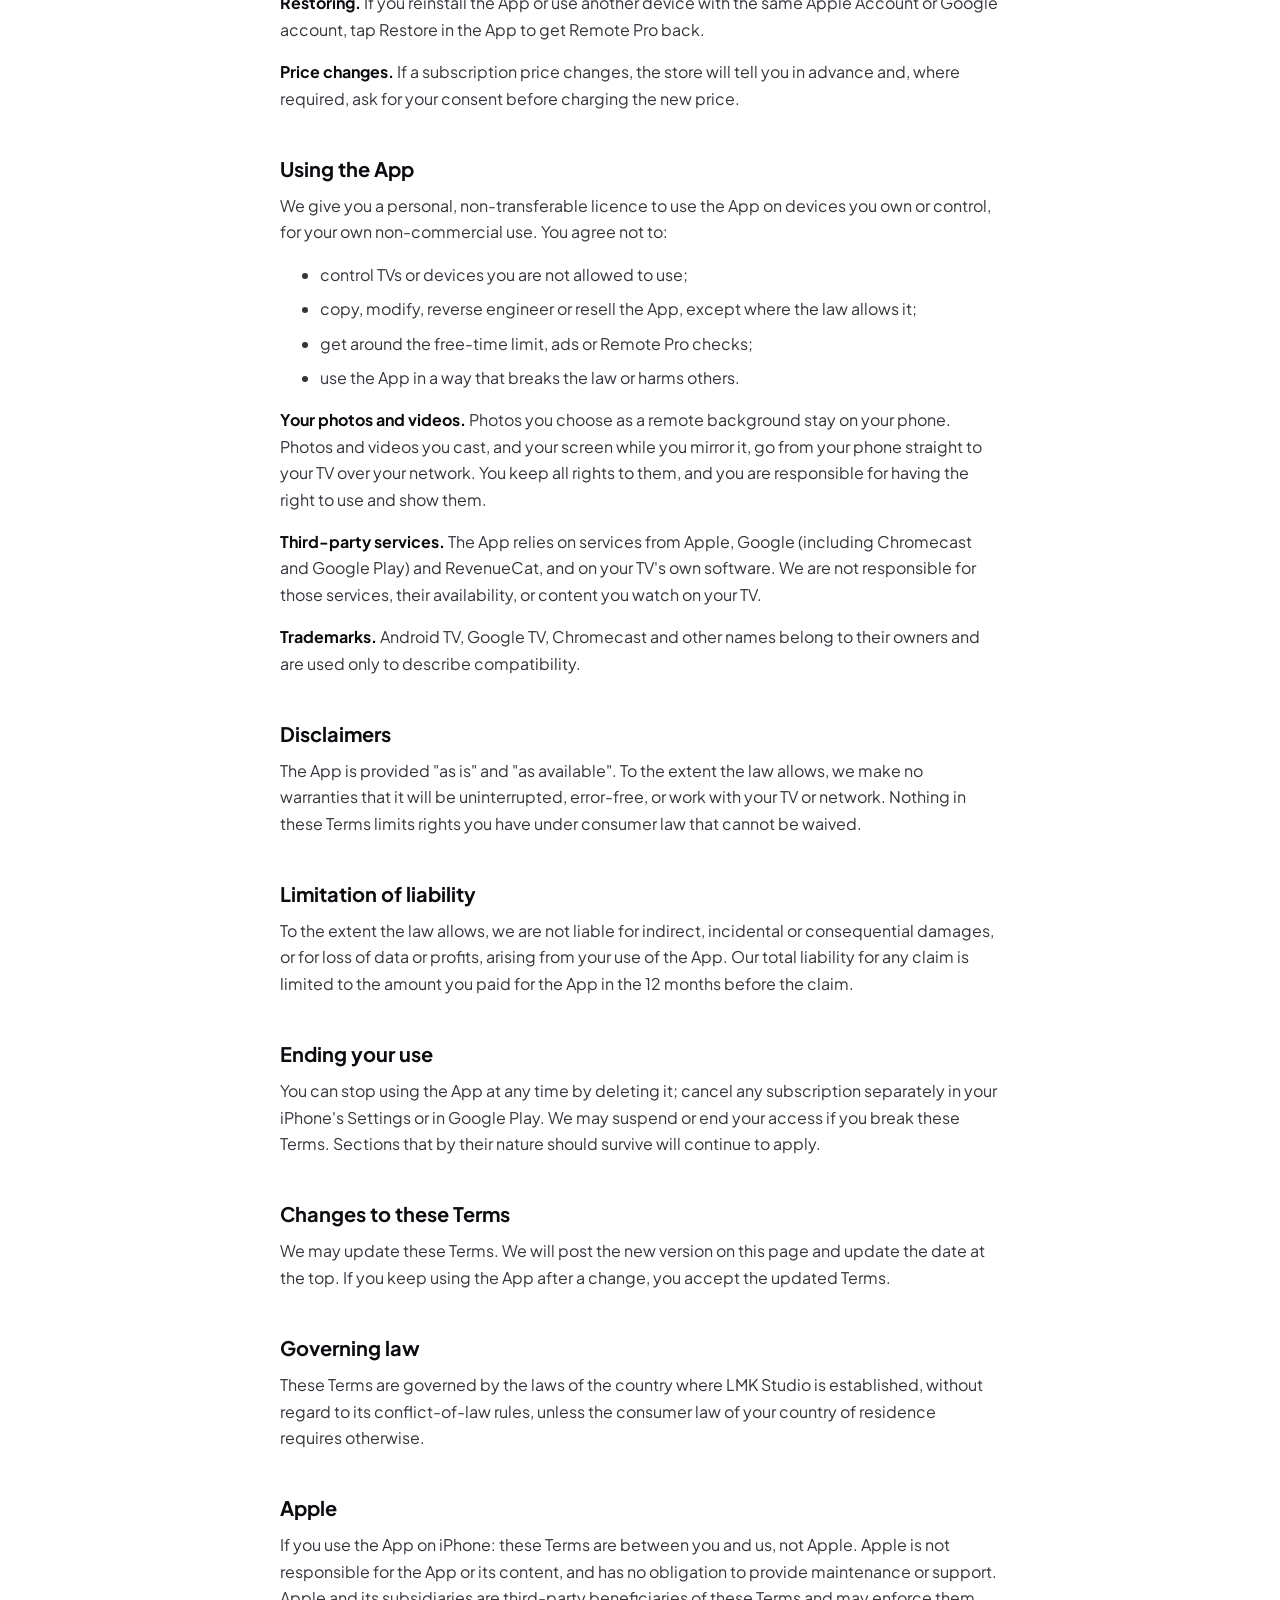
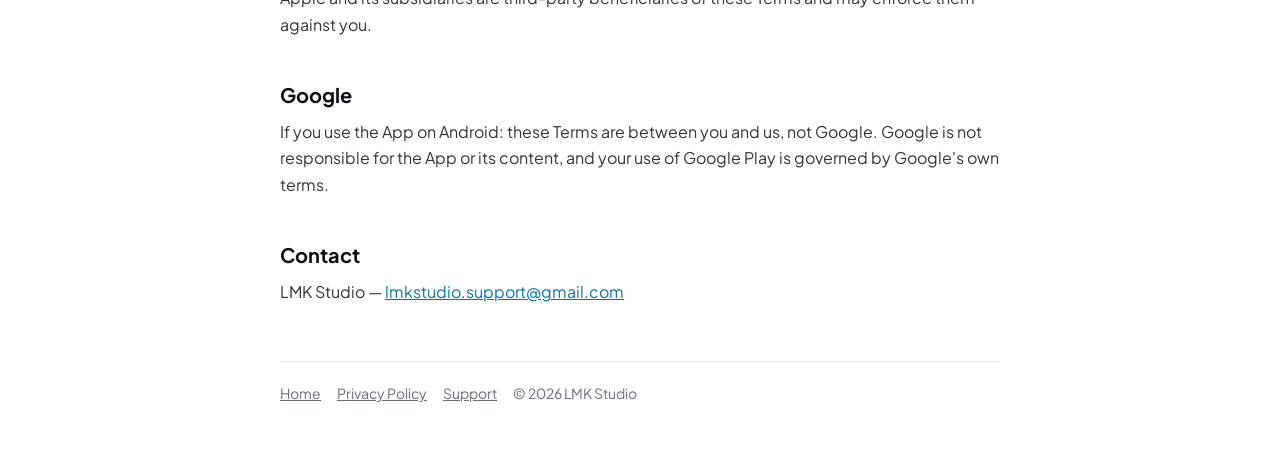
<file: terms.html>
<!doctype html>
<html lang="en">
<head>
  <meta charset="utf-8">
  <meta name="viewport" content="width=device-width, initial-scale=1">
  <title>Terms of Use · Remote TV</title>
  <meta name="description" content="The terms for using the Remote TV app and Remote Pro.">
  <link rel="canonical" href="https://lmkstudio.github.io/tvremote/terms.html">
  <meta property="og:type" content="website">
  <meta property="og:site_name" content="Remote TV">
  <meta property="og:url" content="https://lmkstudio.github.io/tvremote/terms.html">
  <meta property="og:title" content="Terms of Use · Remote TV">
  <meta property="og:description" content="The terms for using the Remote TV app and Remote Pro.">
  <meta property="og:image" content="https://lmkstudio.github.io/tvremote/assets/icon.png">
  <meta name="twitter:card" content="summary">
  <link rel="icon" href="assets/favicon.png">
  <link rel="apple-touch-icon" href="assets/apple-touch-icon.png">
  <link rel="preconnect" href="https://fonts.googleapis.com">
  <link rel="preconnect" href="https://fonts.gstatic.com" crossorigin>
  <link href="https://fonts.googleapis.com/css2?family=Plus+Jakarta+Sans:wght@400;700;800&display=swap" rel="stylesheet">
  <link rel="stylesheet" href="style.css">
</head>
<body>
  <main>
    <header class="site"><a href="./">Remote TV <span class="pro">Pro</span></a></header>

    <h1>Terms of Use</h1>
    <p class="updated">Last updated: November 14, 2026</p>

    <p>By downloading or using the Remote TV app for iPhone or Android (the "App"), you agree to these Terms of Use. They are an agreement between you and LMK Studio ("we", "us"). If you do not agree, do not use the App.</p>
    <p>These Terms work alongside our <a href="privacy.html">Privacy Policy</a> and the terms of the store you got the App from: on iPhone, Apple's <a href="https://www.apple.com/legal/internet-services/itunes/dev/stdeula/">Licensed Application End User License Agreement</a>; on Android, the <a href="https://play.google.com/about/play-terms/">Google Play Terms of Service</a>. Where they conflict, these Terms apply to the extent the law allows.</p>

    <h2>The App and the free plan</h2>
    <p>The App turns your phone into a remote for Android TV and Google TV devices: over the same Wi‑Fi network, or on Android also over Bluetooth. It can also cast your photos and videos to the TV, mirror your phone's screen, and act as a game controller. We do not guarantee that it works with every TV, every TV software version, or every network. Casting and mirroring need a TV with Chromecast built-in.</p>
    <ul>
      <li>The free plan gives you a limited amount of use. When it runs out, you can watch a short rewarded ad for more time, or get Remote Pro. The amount of free time per ad and the maximum you can save may change.</li>
      <li>The free plan pairs one TV at a time.</li>
      <li>Some remote styles and features are available only with Remote Pro.</li>
    </ul>
    <p>The App is not made, endorsed or supported by Google, the TV maker, or any streaming service.</p>

    <h2>Remote Pro</h2>
    <p>Remote Pro removes the free-time limit and its ads, unlocks all premium remote styles and your own layouts, and lets you pair more than one TV. It is sold through the App Store on iPhone and Google Play on Android, as three plans:</p>
    <div class="table-wrap">
      <table>
        <thead><tr><th>Plan</th><th>Billing</th><th>Renews</th></tr></thead>
        <tbody>
          <tr><td>Remote Pro Monthly</td><td>Charged every month</td><td>Yes, automatically</td></tr>
          <tr><td>Remote Pro Yearly</td><td>Charged once a year</td><td>Yes, automatically</td></tr>
          <tr><td>Remote Pro Lifetime</td><td>Charged once</td><td>No</td></tr>
        </tbody>
      </table>
    </div>
    <p>The price for your country is shown in the App before you buy.</p>
    <p>A purchase belongs to the store you made it in: Remote Pro bought on iPhone works on your Apple devices, and Remote Pro bought on Android works on your Android devices.</p>
    <p><strong>Auto-renewal.</strong> Payment is charged to your Apple Account or Google Play account when you confirm the purchase. A subscription renews automatically at the same price unless you turn off auto-renew at least 24 hours before the end of the current period. Your account is charged for the renewal within the 24 hours before the period ends.</p>
    <p><strong>Managing and cancelling.</strong> You can manage or cancel a subscription anytime: on iPhone in Settings &gt; [your name] &gt; Subscriptions; on Android in the Google Play app &gt; your profile &gt; Payments &amp; subscriptions &gt; Subscriptions. Cancelling stops the next renewal; you keep Remote Pro until the end of the period you paid for.</p>
    <p><strong>Refunds.</strong> The store handles all payments and refunds. On iPhone, go to <a href="https://reportaproblem.apple.com">reportaproblem.apple.com</a>; on Android, follow <a href="https://support.google.com/googleplay/answer/2479637">Google Play's refund steps</a>.</p>
    <p><strong>Restoring.</strong> If you reinstall the App or use another device with the same Apple Account or Google account, tap Restore in the App to get Remote Pro back.</p>
    <p><strong>Price changes.</strong> If a subscription price changes, the store will tell you in advance and, where required, ask for your consent before charging the new price.</p>

    <h2>Using the App</h2>
    <p>We give you a personal, non-transferable licence to use the App on devices you own or control, for your own non-commercial use. You agree not to:</p>
    <ul>
      <li>control TVs or devices you are not allowed to use;</li>
      <li>copy, modify, reverse engineer or resell the App, except where the law allows it;</li>
      <li>get around the free-time limit, ads or Remote Pro checks;</li>
      <li>use the App in a way that breaks the law or harms others.</li>
    </ul>
    <p><strong>Your photos and videos.</strong> Photos you choose as a remote background stay on your phone. Photos and videos you cast, and your screen while you mirror it, go from your phone straight to your TV over your network. You keep all rights to them, and you are responsible for having the right to use and show them.</p>
    <p><strong>Third-party services.</strong> The App relies on services from Apple, Google (including Chromecast and Google Play) and RevenueCat, and on your TV's own software. We are not responsible for those services, their availability, or content you watch on your TV.</p>
    <p><strong>Trademarks.</strong> Android TV, Google TV, Chromecast and other names belong to their owners and are used only to describe compatibility.</p>

    <h2>Disclaimers</h2>
    <p>The App is provided "as is" and "as available". To the extent the law allows, we make no warranties that it will be uninterrupted, error-free, or work with your TV or network. Nothing in these Terms limits rights you have under consumer law that cannot be waived.</p>

    <h2>Limitation of liability</h2>
    <p>To the extent the law allows, we are not liable for indirect, incidental or consequential damages, or for loss of data or profits, arising from your use of the App. Our total liability for any claim is limited to the amount you paid for the App in the 12 months before the claim.</p>

    <h2>Ending your use</h2>
    <p>You can stop using the App at any time by deleting it; cancel any subscription separately in your iPhone's Settings or in Google Play. We may suspend or end your access if you break these Terms. Sections that by their nature should survive will continue to apply.</p>

    <h2>Changes to these Terms</h2>
    <p>We may update these Terms. We will post the new version on this page and update the date at the top. If you keep using the App after a change, you accept the updated Terms.</p>

    <h2>Governing law</h2>
    <p>These Terms are governed by the laws of the country where LMK Studio is established, without regard to its conflict-of-law rules, unless the consumer law of your country of residence requires otherwise.</p>

    <h2>Apple</h2>
    <p>If you use the App on iPhone: these Terms are between you and us, not Apple. Apple is not responsible for the App or its content, and has no obligation to provide maintenance or support. Apple and its subsidiaries are third-party beneficiaries of these Terms and may enforce them against you.</p>

    <h2>Google</h2>
    <p>If you use the App on Android: these Terms are between you and us, not Google. Google is not responsible for the App or its content, and your use of Google Play is governed by Google's own terms.</p>

    <h2>Contact</h2>
    <p>LMK Studio — <a href="mailto:lmkstudio.support@gmail.com">lmkstudio.support@gmail.com</a></p>

    <footer class="site"><a href="./">Home</a><a href="privacy.html">Privacy Policy</a><a href="support.html">Support</a>&copy; 2026 LMK Studio</footer>
  </main>
</body>
</html>
</file>
<file: landing.css>
/* Landing page. Colours follow the app's design tokens; each feature keeps its onboarding colour family. */
:root {
  --bg: #07070A;
  --surface: #15161B;
  --surface-2: #1C1D23;
  --border: rgba(255, 255, 255, 0.10);
  --text: #FFFFFF;
  --text-body: #C9CBD1;
  --text-muted: #8E9099;
  --accent: #2EC5FF;
  --accent-strong: #2152E8;
  --accent-deep: #0A74A6;
  --accent-soft: #8FDBFF;
  --pro: #F5C56B;
  --pro-ink: #2B1D05;
}

* { box-sizing: border-box; }

html { scroll-behavior: smooth; -webkit-text-size-adjust: 100%; }

body {
  margin: 0;
  background: var(--bg);
  color: var(--text-body);
  font: 400 17px/1.6 "Plus Jakarta Sans", -apple-system, BlinkMacSystemFont, "Segoe UI", sans-serif;
  overflow-x: hidden;
}

img { display: block; max-width: 100%; }

a { color: inherit; }

.wrap { max-width: 1120px; margin: 0 auto; padding: 0 20px; }

/* Nav */
.nav {
  position: sticky; top: 0; z-index: 10;
  background: rgba(7, 7, 10, 0.72);
  -webkit-backdrop-filter: blur(16px); backdrop-filter: blur(16px);
  border-bottom: 1px solid var(--border);
}
.nav .wrap { display: flex; align-items: center; height: 64px; gap: 24px; }
.brand { display: flex; align-items: center; gap: 10px; color: var(--text); font-weight: 800; text-decoration: none; white-space: nowrap; }
.nav .btn-sm { margin-left: auto; }
.nav-links + .btn-sm { margin-left: 0; }
.brand img { width: 32px; height: 32px; border-radius: 8px; }
.nav-links { display: flex; gap: 24px; margin-left: auto; font-size: 15px; font-weight: 600; }
.nav-links a { color: var(--text-muted); text-decoration: none; }
.nav-links a:hover { color: var(--text); }

/* Buttons */
.btn {
  display: inline-flex; align-items: center; justify-content: center; gap: 10px;
  height: 56px; padding: 0 26px; border-radius: 28px;
  font-weight: 700; font-size: 16px; text-decoration: none; white-space: nowrap;
  transition: transform 0.15s ease, box-shadow 0.15s ease;
}
.btn:hover { transform: translateY(-1px); }
/* Apple's official badge, unmodified; at least 40px tall, with clear space around it. */
.store-badge { display: inline-block; line-height: 0; transition: transform 0.15s ease; }
.store-badge:hover { transform: translateY(-1px); }
.store-badge img { height: 56px; width: auto; }
.btn-primary {
  background: linear-gradient(90deg, var(--accent-strong), var(--accent-deep)); color: #FFFFFF;
  box-shadow: 0 10px 30px rgba(33, 82, 232, 0.35);
}
.btn-sm { height: 40px; padding: 0 18px; font-size: 14px; }

/* Hero */
/* The hero is the living room itself: the photo spans the page at 16:9 (up to 1560 pt, so a large
   screen sees it at a laptop's scale), the copy sits on the dark wall on the left, three phones stand
   under the TV, and the room sinks into the page at the top, bottom and, past 1560 pt, the sides. */
.hero {
  --room: min(100vw, 1560px);
  position: relative; display: flex; align-items: center; min-height: calc(var(--room) * 0.5625); padding: 64px 0; overflow: hidden;
}
.hero-room, .hero-phones { position: absolute; top: 0; left: 50%; width: var(--room); height: calc(var(--room) * 0.5625); transform: translateX(-50%); }
@media (min-width: 1561px) {
  .hero-room {
    -webkit-mask-image: linear-gradient(90deg, transparent, #000 14%, #000 86%, transparent);
    mask-image: linear-gradient(90deg, transparent, #000 14%, #000 86%, transparent);
  }
}
.hero-room img { width: 100%; height: 100%; object-fit: cover; }
.hero-room::after {
  content: ""; position: absolute; inset: 0;
  background:
    linear-gradient(rgba(7, 7, 10, 0.38), rgba(7, 7, 10, 0.38)),
    linear-gradient(90deg, rgba(7, 7, 10, 0.86) 0%, rgba(7, 7, 10, 0.62) 30%, rgba(7, 7, 10, 0) 56%),
    linear-gradient(to bottom, rgba(7, 7, 10, 0.55) 0%, rgba(7, 7, 10, 0) 16%, rgba(7, 7, 10, 0) 62%, var(--bg) 100%);
}
/* The phones stand in front of the TV, centred in the space right of the copy and a little below the
   hero's vertical centre, so more of the TV shows above them. The room is dimmed so they stand out. */
.hero-phones { pointer-events: none; }
.trio { position: absolute; left: 68%; top: 55%; display: flex; gap: calc(var(--room) * 0.012); transform: translate(-50%, -50%); }
.trio img { width: calc(var(--room) * 0.115); height: auto; filter: drop-shadow(0 24px 36px rgba(0, 0, 0, 0.65)); }
.hero .wrap { position: relative; width: 100%; }
.hero-copy { max-width: 560px; }
.eyebrow {
  display: inline-flex; align-items: center; gap: 8px;
  padding: 6px 12px; border-radius: 999px; border: 1px solid var(--border); background: rgba(255, 255, 255, 0.04);
  color: var(--text-body); font-size: 13px; font-weight: 600;
}
.eyebrow i { width: 8px; height: 8px; border-radius: 4px; background: #34D27B; box-shadow: 0 0 10px #34D27B; }
h1 {
  margin: 20px 0 18px; color: var(--text);
  font-size: clamp(44px, 6.4vw, 76px); line-height: 1.02; font-weight: 800; letter-spacing: -0.035em;
}
.grad { background: linear-gradient(90deg, #FFFFFF, var(--accent-soft)); -webkit-background-clip: text; background-clip: text; color: transparent; }
.lead { max-width: 520px; margin: 0 0 32px; font-size: 19px; color: var(--text-body); }
.cta-row { display: flex; flex-wrap: wrap; gap: 12px; align-items: center; }
.trust { margin-top: 22px; color: var(--text-muted); font-size: 14px; }


/* Phones in the styles marquee */
.phone {
  position: absolute; width: 270px; padding: 8px; border-radius: 52px;
  background: linear-gradient(160deg, #3A3C44, #15161B 40%, #0B0B0E);
  box-shadow: 0 0 0 1px rgba(255, 255, 255, 0.14), 0 40px 80px rgba(0, 0, 0, 0.7);
}
.phone img { width: 100%; border-radius: 44px; }
.phone::before {
  content: ""; position: absolute; z-index: 1; top: 20px; left: 50%; width: 80px; height: 24px; margin-left: -40px;
  border-radius: 12px; background: #000;
}

/* Sections */
section { padding: 96px 0; }
.section-head { max-width: 640px; margin: 0 auto 56px; text-align: center; }
h2 { margin: 0 0 14px; color: var(--text); font-size: clamp(34px, 4.4vw, 52px); line-height: 1.08; font-weight: 800; letter-spacing: -0.03em; }
.section-head p { margin: 0; font-size: 18px; }

/* Feature rows */
.feature { display: grid; grid-template-columns: 1fr 1fr; align-items: center; gap: 64px; padding: 40px 0; }
.feature + .feature { border-top: 1px solid var(--border); }
.feature.flip .feature-art { order: 2; }
.feature-art {
  position: relative; width: 100%; max-width: 440px; justify-self: center; border-radius: 32px; overflow: hidden;
  border: 1px solid var(--border); box-shadow: 0 30px 80px rgba(0, 0, 0, 0.5);
}
.feature-art video { display: block; width: 100%; aspect-ratio: 804 / 1258; object-fit: cover; }
.feature-art::after { content: ""; position: absolute; inset: auto 0 0; height: 8%; background: linear-gradient(transparent, rgba(7, 7, 10, 0.6)); }
.tag {
  display: inline-flex; align-items: center; gap: 8px; margin-bottom: 18px;
  font-size: 13px; font-weight: 800; letter-spacing: 0.08em; text-transform: uppercase;
}
.tag svg { width: 22px; height: 22px; padding: 6px; box-sizing: content-box; border-radius: 10px; }
.feature h3 { margin: 0 0 16px; font-size: clamp(30px, 3.6vw, 44px); line-height: 1.1; font-weight: 800; letter-spacing: -0.03em; }
.feature p { margin: 0 0 20px; font-size: 18px; max-width: 460px; }
.feature ul { margin: 0; padding: 0; list-style: none; }
.feature li { position: relative; padding-left: 28px; margin-bottom: 10px; color: var(--text-body); }
.feature li::before { content: ""; position: absolute; left: 0; top: 9px; width: 14px; height: 8px; border-left: 2.5px solid; border-bottom: 2.5px solid; transform: rotate(-45deg); }

.voice .tag { color: #FF8A8A; } .voice .tag svg { background: rgba(255, 77, 94, 0.14); stroke: #FF6B6B; }
.voice h3 { background: linear-gradient(90deg, #FF8A8A, #FFB067); -webkit-background-clip: text; background-clip: text; color: transparent; }
.voice li::before { color: #FF8A3D; }
.typing .tag { color: #6EE7B7; } .typing .tag svg { background: rgba(34, 197, 94, 0.14); stroke: #34D399; }
.typing h3 { background: linear-gradient(90deg, #6EE7B7, #BBF7D0); -webkit-background-clip: text; background-clip: text; color: transparent; }
.typing li::before { color: #22C55E; }
.trackpad .tag { color: #C4B5FD; } .trackpad .tag svg { background: rgba(139, 92, 246, 0.16); stroke: #A78BFA; }
.trackpad h3 { background: linear-gradient(90deg, #C4B5FD, #F0ABFC); -webkit-background-clip: text; background-clip: text; color: transparent; }
.trackpad li::before { color: #D946EF; }
.cast .tag { color: #FCD34D; } .cast .tag svg { background: rgba(245, 158, 11, 0.16); stroke: #F59E0B; }
.cast h3 { background: linear-gradient(90deg, #FCD34D, #FDA4AF); -webkit-background-clip: text; background-clip: text; color: transparent; }
.cast li::before { color: #FB7185; }
.gamepad .tag { color: #67E8F9; } .gamepad .tag svg { background: rgba(34, 211, 238, 0.14); stroke: #22D3EE; }
.gamepad h3 { background: linear-gradient(90deg, #67E8F9, #A5B4FC); -webkit-background-clip: text; background-clip: text; color: transparent; }
.gamepad li::before { color: #818CF8; }

/* Styles marquee */
.styles { overflow: hidden; }
.marquee { display: flex; gap: 24px; width: max-content; animation: scroll 60s linear infinite; padding: 10px 0 30px; }
.marquee:hover { animation-play-state: paused; }
.marquee .phone { position: relative; width: 220px; flex: none; border-radius: 44px; padding: 7px; }
.marquee .phone img { border-radius: 37px; aspect-ratio: 603 / 1311; object-fit: cover; object-position: top; }
.marquee .phone::before { top: 17px; width: 64px; height: 20px; margin-left: -32px; }
.styles-fade { position: relative; }
.styles-fade::before, .styles-fade::after { content: ""; position: absolute; top: 0; bottom: 0; width: 120px; z-index: 2; pointer-events: none; }
.styles-fade::before { left: 0; background: linear-gradient(90deg, var(--bg), transparent); }
.styles-fade::after { right: 0; background: linear-gradient(-90deg, var(--bg), transparent); }
@keyframes scroll { to { transform: translateX(-50%); } }
@media (prefers-reduced-motion: reduce) { .marquee { animation: none; } }

/* Small feature grid */
.grid { display: grid; grid-template-columns: repeat(3, 1fr); gap: 16px; }
.card { padding: 26px; border-radius: 22px; background: var(--surface); border: 1px solid var(--border); }
.card svg { width: 24px; height: 24px; padding: 9px; box-sizing: content-box; border-radius: 12px; background: rgba(46, 197, 255, 0.12); stroke: var(--accent); margin-bottom: 18px; }
.card h4 { margin: 0 0 6px; color: var(--text); font-size: 18px; font-weight: 700; }
.card p { margin: 0; font-size: 15px; color: var(--text-muted); }

/* Pro */
.pro-card {
  position: relative; display: grid; grid-template-columns: 1.1fr 1fr; gap: 48px; align-items: center;
  padding: 56px; border-radius: 36px; overflow: hidden;
  background: radial-gradient(60% 90% at 100% 0%, rgba(33, 82, 232, 0.35), transparent 60%), var(--surface);
  border: 1px solid rgba(46, 197, 255, 0.28);
}
.pro-badge { display: inline-block; margin-bottom: 18px; padding: 5px 12px; border-radius: 999px; background: var(--pro); color: var(--pro-ink); font-size: 12px; font-weight: 800; letter-spacing: 0.06em; }
.pro-card p { margin: 0 0 28px; font-size: 18px; }
.pro-list { margin: 0; padding: 0; list-style: none; display: grid; gap: 14px; }
.pro-list li { display: flex; align-items: center; gap: 14px; padding: 16px 18px; border-radius: 18px; background: rgba(255, 255, 255, 0.04); border: 1px solid var(--border); color: var(--text); font-weight: 600; }
.pro-list svg { flex: none; width: 20px; height: 20px; padding: 8px; box-sizing: content-box; border-radius: 10px; background: rgba(46, 197, 255, 0.12); stroke: var(--accent); }

/* FAQ */
.faq { max-width: 760px; margin: 0 auto; }
.faq details { border-bottom: 1px solid var(--border); }
.faq summary { display: flex; justify-content: space-between; gap: 16px; padding: 22px 0; color: var(--text); font-size: 18px; font-weight: 700; cursor: pointer; list-style: none; }
.faq summary::-webkit-details-marker { display: none; }
.faq summary::after { content: "+"; color: var(--accent); font-size: 24px; line-height: 1; transition: transform 0.2s ease; }
.faq details[open] summary::after { transform: rotate(45deg); }
.faq details p { margin: 0 0 22px; color: var(--text-body); }
.faq-more { max-width: 760px; margin: 28px auto 0; text-align: center; color: var(--text-muted); }
.faq-more a { color: var(--accent); }

/* Final CTA + footer */
.final { text-align: center; padding: 110px 0; position: relative; overflow: hidden; }
.final::before { content: ""; position: absolute; inset: 0; background: radial-gradient(40% 60% at 50% 100%, rgba(33, 82, 232, 0.35), transparent 70%); pointer-events: none; }
.final .wrap { position: relative; }
.final .app-icon { width: 96px; height: 96px; margin: 0 auto 28px; border-radius: 22px; box-shadow: 0 20px 60px rgba(33, 82, 232, 0.4); }
.final p { margin: 0 auto 32px; max-width: 520px; font-size: 18px; }
.final .store-badge img { height: 68px; }
/* The App Store and Google Play badges side by side, wrapping on a narrow screen. */
.final .badges { display: flex; flex-wrap: wrap; gap: 14px; justify-content: center; }
/* One code for a computer screen, to get/: it sends iPhone to the App Store, Android to Google
   Play. Large, with a white quiet zone, so a phone camera reads it at a glance. */
.final .qr { margin: 28px auto 0; }
.final .qr img { width: 228px; height: 228px; margin: 0 auto; padding: 22px; border-radius: 18px; background: #FFFFFF; }
.final .qr figcaption { margin-bottom: 12px; color: var(--text-muted); font-size: 14px; }
.footer { padding: 32px 0 48px; border-top: 1px solid var(--border); color: var(--text-muted); font-size: 14px; }
.footer .wrap { display: flex; flex-wrap: wrap; gap: 12px 28px; align-items: center; }
.footer a { color: var(--text-muted); text-decoration: none; }
.footer a:hover { color: var(--text); }
.footer .copy { margin-left: auto; }

/* Responsive */
@media (max-width: 900px) {
  .nav-links { display: none; }
  .nav .btn-sm { margin-left: auto; }
  /* Phones: no room, just the copy and then the three phones under it. */
  .hero { --room: 100vw; flex-direction: column; align-items: stretch; min-height: 0; padding: 40px 0 24px; text-align: center; }
  .hero-room { display: none; }
  .hero-phones { order: 1; position: relative; left: auto; width: auto; height: auto; transform: none; margin-top: 40px; }
  .trio { position: relative; left: auto; top: auto; justify-content: center; gap: 3vw; transform: none; }
  .trio img { width: min(29vw, 220px); }
  .hero-copy { margin: 0 auto; }
  .lead { margin-left: auto; margin-right: auto; }
  .cta-row { justify-content: center; }
  /* Phones and tablets open the App Store from the badge; the code is for a computer screen. */
  .qr { display: none; }
  .phone { width: 220px; border-radius: 44px; padding: 7px; }
  .phone img { border-radius: 37px; }
  .phone::before { top: 17px; width: 64px; height: 20px; margin-left: -32px; }
  section { padding: 64px 0; }
  .feature, .feature.flip { grid-template-columns: 1fr; gap: 32px; text-align: left; }
  .feature.flip .feature-art { order: 0; }
  .grid { grid-template-columns: 1fr; }
  .pro-card { grid-template-columns: 1fr; padding: 32px 24px; gap: 32px; }
  .footer .copy { margin-left: 0; width: 100%; }
}
@media (max-width: 420px) {
  .phone { width: 190px; }
  .pro-card .btn { width: 100%; }
}
</file>
<file: style.css>
:root {
  --bg: #07070A;
  --surface: #15161B;
  --border: rgba(255, 255, 255, 0.12);
  --text: #FFFFFF;
  --text-body: #C9CBD1;
  --text-muted: #8E9099;
  --accent: #2EC5FF;
  --accent-soft: #8FDBFF;
}

@media (prefers-color-scheme: light) {
  :root {
    --bg: #FFFFFF;
    --surface: #F4F5F7;
    --border: rgba(0, 0, 0, 0.1);
    --text: #0B0C10;
    --text-body: #33353B;
    --text-muted: #6B6E78;
    --accent: #0A74A6;
    --accent-soft: #2152E8;
  }
}

* { box-sizing: border-box; }

html { -webkit-text-size-adjust: 100%; }

body {
  margin: 0;
  background: var(--bg);
  color: var(--text-body);
  font: 400 16px/1.65 "Plus Jakarta Sans", -apple-system, BlinkMacSystemFont, "Segoe UI", sans-serif;
}

main {
  max-width: 760px;
  margin: 0 auto;
  padding: 48px 20px 64px;
}

header.site {
  display: flex;
  align-items: center;
  gap: 12px;
  margin-bottom: 40px;
}

header.site a {
  color: var(--text);
  font-weight: 800;
  text-decoration: none;
}

header.site .pro { color: var(--accent); }

h1 {
  margin: 0 0 4px;
  color: var(--text);
  font-size: 34px;
  line-height: 1.15;
  font-weight: 800;
  letter-spacing: -0.02em;
}

h2 {
  margin: 40px 0 8px;
  color: var(--text);
  font-size: 20px;
  font-weight: 700;
}

.updated { margin: 0 0 32px; color: var(--text-muted); font-size: 14px; }

p, ul { margin: 0 0 16px; }

li { margin-bottom: 8px; }

strong { color: var(--text); }

a { color: var(--accent); }

a:hover { color: var(--accent-soft); }

.table-wrap {
  overflow-x: auto;
  margin: 0 0 16px;
  border: 1px solid var(--border);
  border-radius: 12px;
}

table {
  width: 100%;
  border-collapse: collapse;
  font-size: 14px;
  line-height: 1.5;
}

th, td {
  padding: 10px 14px;
  text-align: left;
  vertical-align: top;
  border-bottom: 1px solid var(--border);
}

th { background: var(--surface); color: var(--text); font-weight: 700; }

tr:last-child td { border-bottom: 0; }

.cards { display: grid; gap: 12px; margin: 24px 0; }

.card {
  display: block;
  padding: 18px 20px;
  background: var(--surface);
  border: 1px solid var(--border);
  border-radius: 16px;
  color: var(--text);
  font-weight: 700;
  text-decoration: none;
}

.card span { display: block; margin-top: 2px; color: var(--text-muted); font-weight: 400; font-size: 14px; }

.card:hover { border-color: var(--accent); color: var(--text); }

footer.site {
  margin-top: 56px;
  padding-top: 20px;
  border-top: 1px solid var(--border);
  color: var(--text-muted);
  font-size: 14px;
}

footer.site a { color: var(--text-muted); margin-right: 16px; }

/* Support: the embedded Google Form, which cannot size itself to its content, and the FAQ. */
.form-embed {
  margin: 0 0 16px;
  border: 1px solid var(--border);
  border-radius: 16px;
  overflow: hidden;
  background: #FFFFFF;
}

.form-embed iframe { display: block; width: 100%; height: 1150px; border: 0; }

.note { color: var(--text-muted); font-size: 14px; }

.faq details { border-bottom: 1px solid var(--border); }

.faq summary {
  display: flex;
  justify-content: space-between;
  gap: 16px;
  padding: 16px 0;
  color: var(--text);
  font-weight: 700;
  cursor: pointer;
  list-style: none;
}

.faq summary::-webkit-details-marker { display: none; }

.faq summary::after { content: "+"; color: var(--accent); font-size: 22px; line-height: 1; transition: transform 0.2s ease; }

.faq details[open] summary::after { transform: rotate(45deg); }

.faq details p { margin: 0 0 16px; }
</file>
